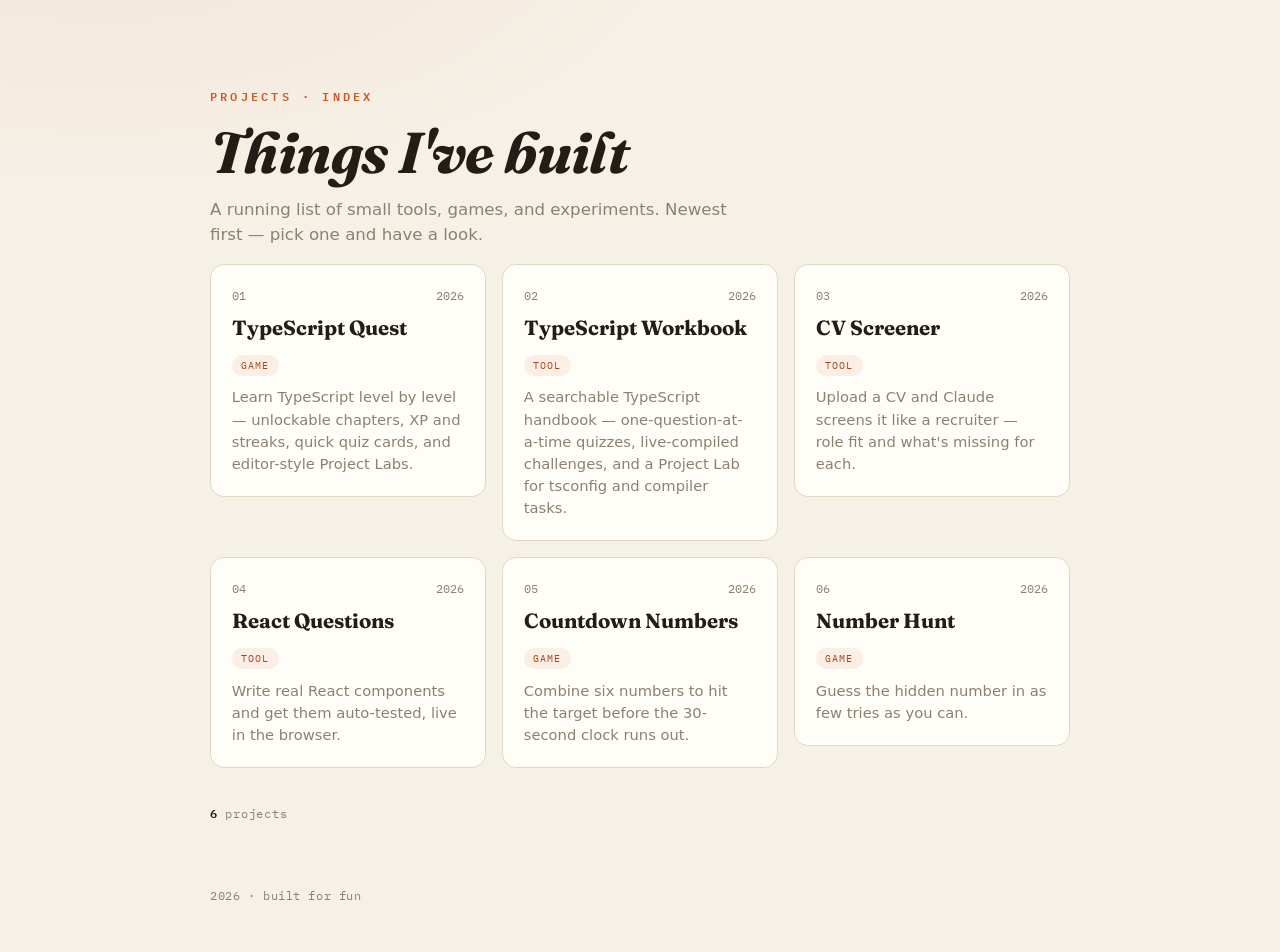
<file: index.html>
<!DOCTYPE html>
<html lang="en">
<head>
  <meta charset="UTF-8" />
  <meta name="viewport" content="width=device-width, initial-scale=1.0" />
  <title>Index of Projects</title>
  <meta name="description" content="A running list of things I've built." />
  <link rel="preconnect" href="https://fonts.googleapis.com" />
  <link rel="preconnect" href="https://fonts.gstatic.com" crossorigin />
  <link href="https://fonts.googleapis.com/css2?family=Fraunces:ital,wght@0,500;0,700;1,500&family=IBM+Plex+Mono:wght@400;600&display=swap" rel="stylesheet" />
  <style>
    :root {
      --bg:       #f6f1e7;
      --surface:  #fffdf8;
      --border:   #e2d8c3;
      --text:     #221d16;
      --muted:    #8b8171;
      --accent:   #cf5628;
      --accent-hi:#a8451f;
      --mono:    "IBM Plex Mono", ui-monospace, Menlo, monospace;
      --display: "Fraunces", Georgia, serif;
      --sans:    system-ui, -apple-system, "Segoe UI", Roboto, Helvetica, Arial, sans-serif;
    }
    * { box-sizing: border-box; }
    html { -webkit-text-size-adjust: 100%; }
    body {
      margin: 0;
      min-height: 100vh;
      background: var(--bg);
      color: var(--text);
      font-family: var(--sans);
      line-height: 1.5;
      background-image:
        radial-gradient(90% 60% at 8% -10%, rgba(207,86,40,0.08), transparent 55%);
      background-attachment: fixed;
    }

    .wrap {
      max-width: 900px;
      margin: 0 auto;
      padding: clamp(2.5rem, 8vw, 5.5rem) 1.25rem 4rem;
    }

    /* ---- header ---- */
    .eyebrow {
      font-family: var(--mono);
      font-size: 0.72rem;
      letter-spacing: 0.28em;
      text-transform: uppercase;
      color: var(--accent);
      margin: 0 0 1.1rem;
      font-weight: 600;
    }
    h1 {
      font-family: var(--display);
      font-weight: 700;
      font-style: italic;
      font-size: clamp(2.2rem, 7vw, 3.6rem);
      line-height: 1.05;
      letter-spacing: -0.01em;
      margin: 0 0 0.9rem;
    }
    .lede {
      color: var(--muted);
      max-width: 50ch;
      margin: 0;
      font-size: 1.04rem;
    }
    .count {
      font-family: var(--mono);
      font-size: 0.76rem;
      color: var(--muted);
      letter-spacing: 0.06em;
      margin: 2.25rem 0 0;
    }
    .count b { color: var(--text); font-weight: 600; }

    /* ---- card grid ---- */
    .index {
      list-style: none;
      display: grid;
      grid-template-columns: repeat(auto-fill, minmax(240px, 1fr));
      gap: 1rem;
      margin: 1rem 0 0;
      padding: 0;
    }
    .entry {
      display: flex;
      flex-direction: column;
      background: var(--surface);
      border: 1px solid var(--border);
      border-radius: 14px;
      padding: 1.4rem 1.3rem 1.3rem;
      color: inherit;
      text-decoration: none;
      transition: transform 0.15s ease, box-shadow 0.15s ease, border-color 0.15s ease;
    }
    .entry:hover, .entry:focus-visible {
      transform: translateY(-3px);
      border-color: var(--accent);
      box-shadow: 0 10px 24px -12px rgba(34, 29, 22, 0.25);
      outline: none;
    }

    .entry__top {
      display: flex;
      align-items: flex-start;
      justify-content: space-between;
      gap: 0.75rem;
    }
    .entry__num {
      font-family: var(--mono);
      font-size: 0.72rem;
      color: var(--muted);
    }

    .entry__title {
      font-family: var(--display);
      font-weight: 700;
      font-size: 1.28rem;
      color: var(--text);
      margin: 0.55rem 0 0;
    }
    .entry:hover .entry__title, .entry:focus-visible .entry__title { color: var(--accent-hi); }

    .entry__meta {
      display: flex;
      align-items: center;
      gap: 0.6rem;
      margin-top: 0.7rem;
    }
    .tag {
      font-family: var(--mono);
      font-size: 0.64rem;
      letter-spacing: 0.1em;
      text-transform: uppercase;
      color: var(--accent-hi);
      background: rgba(207,86,40,0.09);
      border-radius: 999px;
      padding: 0.18rem 0.6rem;
    }
    .year { font-family: var(--mono); font-size: 0.72rem; color: var(--muted); }

    .entry__desc {
      color: var(--muted);
      font-size: 0.92rem;
      margin: 0.65rem 0 0;
    }

    /* ---- empty state ---- */
    .empty {
      grid-column: 1 / -1;
      padding: 2.75rem 1.5rem;
      text-align: center;
      color: var(--muted);
      border: 1px dashed var(--border);
      border-radius: 14px;
    }
    .empty code {
      font-family: var(--mono);
      color: var(--accent-hi);
      background: var(--surface);
      padding: 0.15rem 0.4rem;
      border-radius: 4px;
    }

    footer {
      max-width: 900px;
      margin: 0 auto;
      padding: 0 1.25rem 3rem;
      font-family: var(--mono);
      font-size: 0.72rem;
      letter-spacing: 0.05em;
      color: var(--muted);
    }

    @media (prefers-reduced-motion: reduce) {
      * { transition: none !important; }
    }
  </style>
</head>
<body>
  <main class="wrap">
    <p class="eyebrow">Projects · Index</p>
    <h1>Things I've built</h1>
    <p class="lede">A running list of small tools, games, and experiments. Newest first — pick one and have a look.</p>

    <ul class="index" id="index"></ul>
    <p class="count" id="count"></p>
  </main>

  <footer>
    <span id="year"></span> · built for fun
  </footer>

  <!-- The list of projects lives in projects.js as window.PROJECTS. Add one there. -->
  <script src="projects.js"></script>
  <script>
    (function () {
      var list = document.getElementById("index");
      var count = document.getElementById("count");
      document.getElementById("year").textContent = new Date().getFullYear();

      var items = Array.isArray(window.PROJECTS) ? window.PROJECTS.slice() : [];

      // Newest first when an "added" date is present; otherwise keep file order.
      items.sort(function (a, b) {
        if (a.added && b.added) return a.added < b.added ? 1 : a.added > b.added ? -1 : 0;
        return 0;
      });

      if (items.length === 0) {
        list.innerHTML =
          '<li class="empty">No projects yet. Add your first one to <code>projects.js</code>.</li>';
        count.textContent = "";
        return;
      }

      items.forEach(function (p, i) {
        var num = String(i + 1).padStart(2, "0");
        var href = p.href || "./" + p.slug + "/";
        var year = p.added ? String(p.added).slice(0, 4) : "";

        var a = document.createElement("a");
        a.className = "entry";
        a.href = href;
        a.innerHTML =
          '<span class="entry__top">' +
            '<span class="entry__num">' + num + "</span>" +
            (year ? '<span class="year">' + year + "</span>" : "") +
          "</span>" +
          '<span class="entry__title"></span>' +
          '<span class="entry__meta">' +
            (p.type ? '<span class="tag"></span>' : "") +
          "</span>" +
          '<span class="entry__desc"></span>';

        // Set user text with textContent so it can't inject markup.
        a.querySelector(".entry__title").textContent = p.title || p.slug || "Untitled";
        a.querySelector(".entry__desc").textContent = p.description || "";
        if (p.type) a.querySelector(".tag").textContent = p.type;

        var li = document.createElement("li");
        li.appendChild(a);
        list.appendChild(li);
      });

      count.innerHTML = "<b>" + items.length + "</b> " + (items.length === 1 ? "project" : "projects");
    })();
  </script>
</body>
</html>
</file>
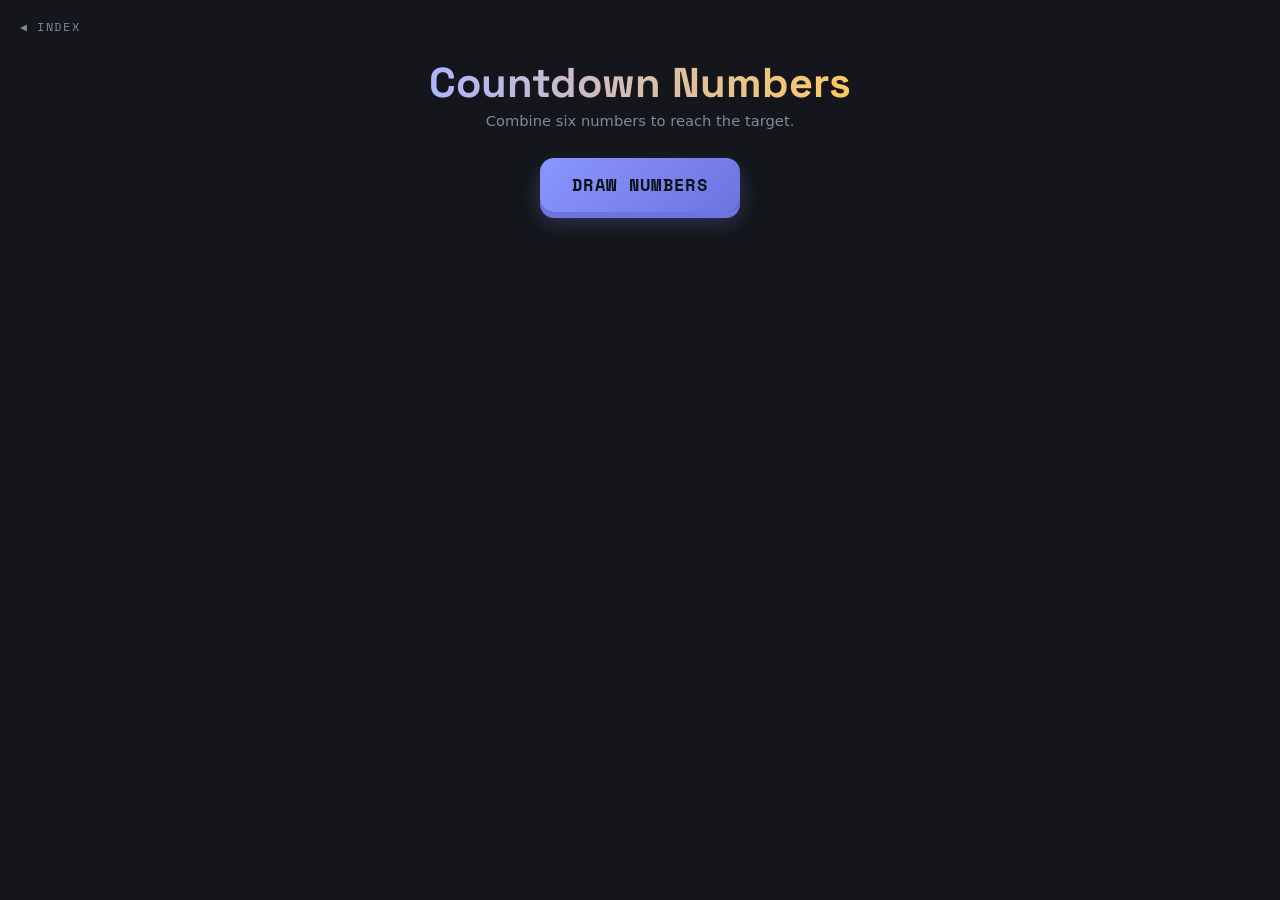
<file: countdown-numbers/index.html>
<!DOCTYPE html>
<html lang="en">
<head>
<meta charset="UTF-8" />
<meta name="viewport" content="width=device-width, initial-scale=1.0" />
<title>Countdown Numbers</title>
<link href="https://fonts.googleapis.com/css2?family=Space+Grotesk:wght@500;700&family=Space+Mono:wght@400;700&display=swap" rel="stylesheet" />
<link rel="stylesheet" href="style.css" />
</head>
<body>
  <a class="back" href="../">&#9664; INDEX</a>
  <h1>Countdown Numbers</h1>
  <p class="sub">Combine six numbers to reach the target.</p>

  <div class="panel">
    <div id="setup">
      <button id="start-btn">DRAW NUMBERS</button>
    </div>

    <div id="game">
      <div class="target-wrap">
        <span class="target-label">TARGET</span>
        <div class="target" id="target"></div>
      </div>

      <div class="tiles" id="tiles"></div>

      <div class="ops" id="ops">
        <div class="op" data-op="+">+</div>
        <div class="op" data-op="-">&minus;</div>
        <div class="op" data-op="*">&times;</div>
        <div class="op" data-op="/">&divide;</div>
      </div>

      <div class="controls">
        <button id="undo-btn">UNDO</button>
        <button id="reset-btn">RESET</button>
        <button id="submit-btn" class="primary">SUBMIT</button>
      </div>

      <div class="log" id="log"></div>
      <div class="result" id="result"></div>

      <div class="controls">
        <button id="new-btn">NEW GAME</button>
      </div>
    </div>
  </div>

<script src="script.js"></script>
</body>
</html>
</file>
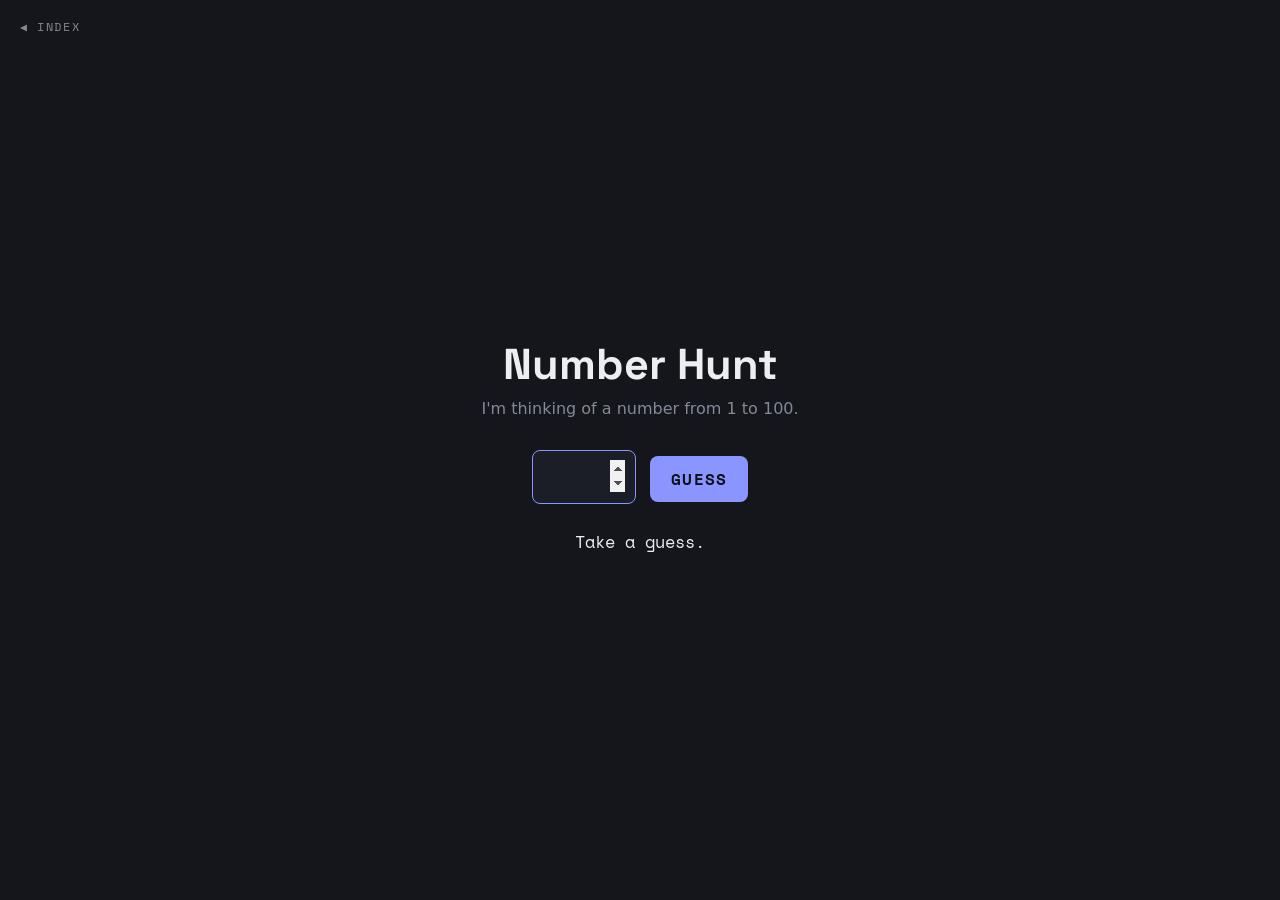
<file: number-hunt/index.html>
<!DOCTYPE html>
<html lang="en">
<head>
  <meta charset="UTF-8" />
  <meta name="viewport" content="width=device-width, initial-scale=1.0" />
  <title>Number Hunt</title>
  <link href="https://fonts.googleapis.com/css2?family=Space+Grotesk:wght@500;700&family=Space+Mono:wght@400;700&display=swap" rel="stylesheet" />
  <link rel="stylesheet" href="style.css" />
</head>
<body>
  <a class="back" href="../">&#9664; INDEX</a>
  <h1>Number Hunt</h1>
  <p class="sub">I'm thinking of a number from 1 to 100.</p>

  <div>
    <input id="guess" type="number" min="1" max="100" inputmode="numeric" autofocus />
    <button id="go">GUESS</button>
  </div>
  <div class="msg" id="msg">Take a guess.</div>
  <div class="tries" id="tries"></div>

  <script src="script.js"></script>
</body>
</html>
</file>
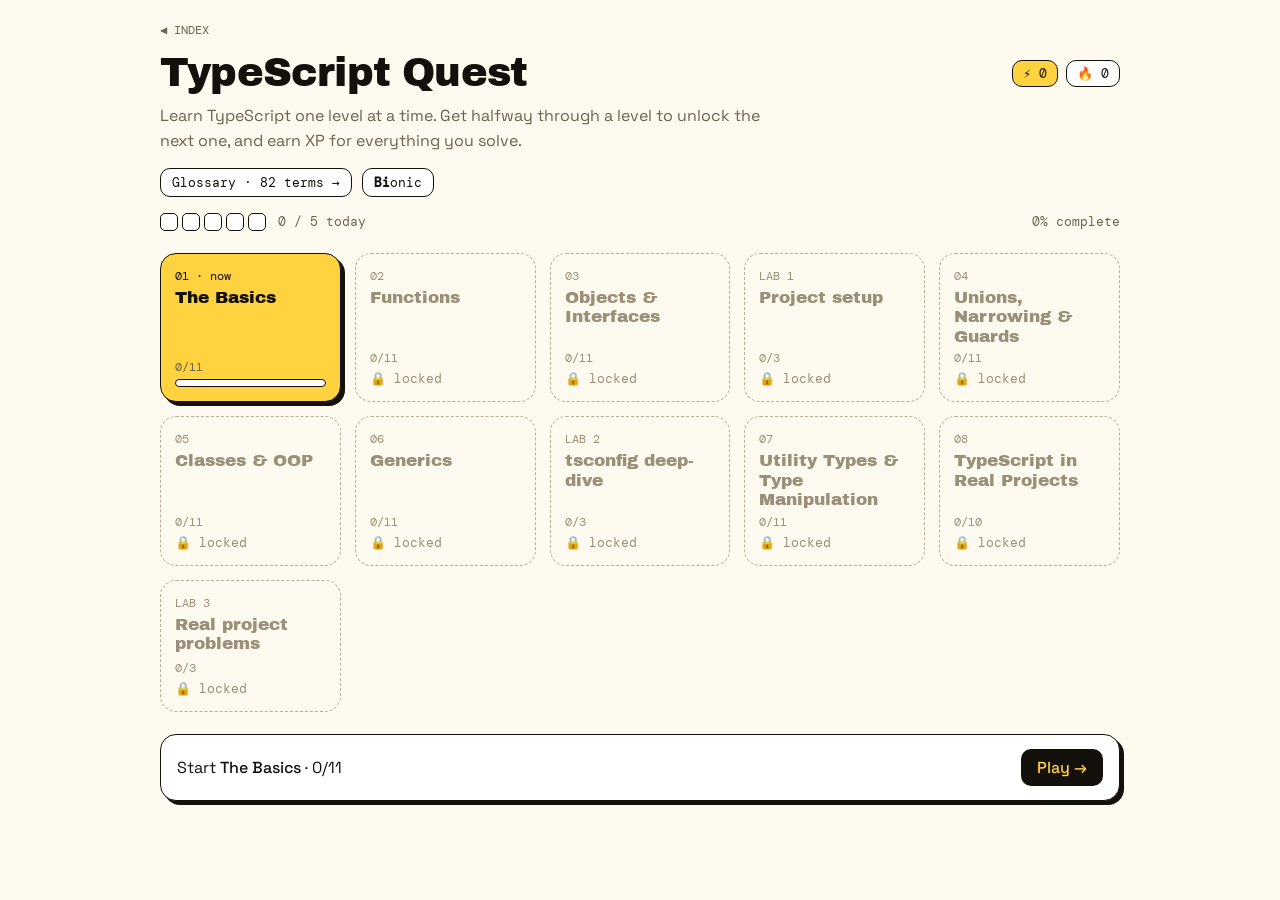
<file: typescript-quest/index.html>
<!doctype html>
<html lang="en">
<head>
<meta charset="utf-8">
<meta name="viewport" content="width=device-width, initial-scale=1">
<title>TypeScript Quest</title>
<link rel="preconnect" href="https://fonts.googleapis.com">
<link rel="preconnect" href="https://fonts.gstatic.com" crossorigin>
<link href="https://fonts.googleapis.com/css2?family=Archivo+Black&family=DM+Mono:wght@400;500&family=JetBrains+Mono:wght@400;500&family=Space+Grotesk:wght@400;500;700&display=swap" rel="stylesheet">
<link rel="stylesheet" href="components.css?v=20261111m">
<link rel="stylesheet" href="style.css?v=20261111m">
</head>
<body>
<div id="app"></div>

<aside class="drawer" id="drawer" hidden aria-labelledby="drawer-title">
  <div class="drawer-head">
    <h2 id="drawer-title">Handbook</h2>
    <button type="button" class="icon-btn" id="drawer-close" aria-label="Close handbook">&#10005;</button>
  </div>
  <div class="drawer-body" id="drawer-body"></div>
</aside>
<div class="scrim" id="scrim" hidden></div>
<div class="toast" id="toast" role="status" aria-live="polite" hidden></div>

<script src="glossary.js?v=20261111m"></script>
<script src="lessons.js?v=20261111m"></script>
<script src="content.js?v=20261111m"></script>
<script src="engine.js?v=20261111m"></script>
<script src="components.js?v=20261111m"></script>
<script src="script.js?v=20261111m"></script>
</body>
</html>
</file>
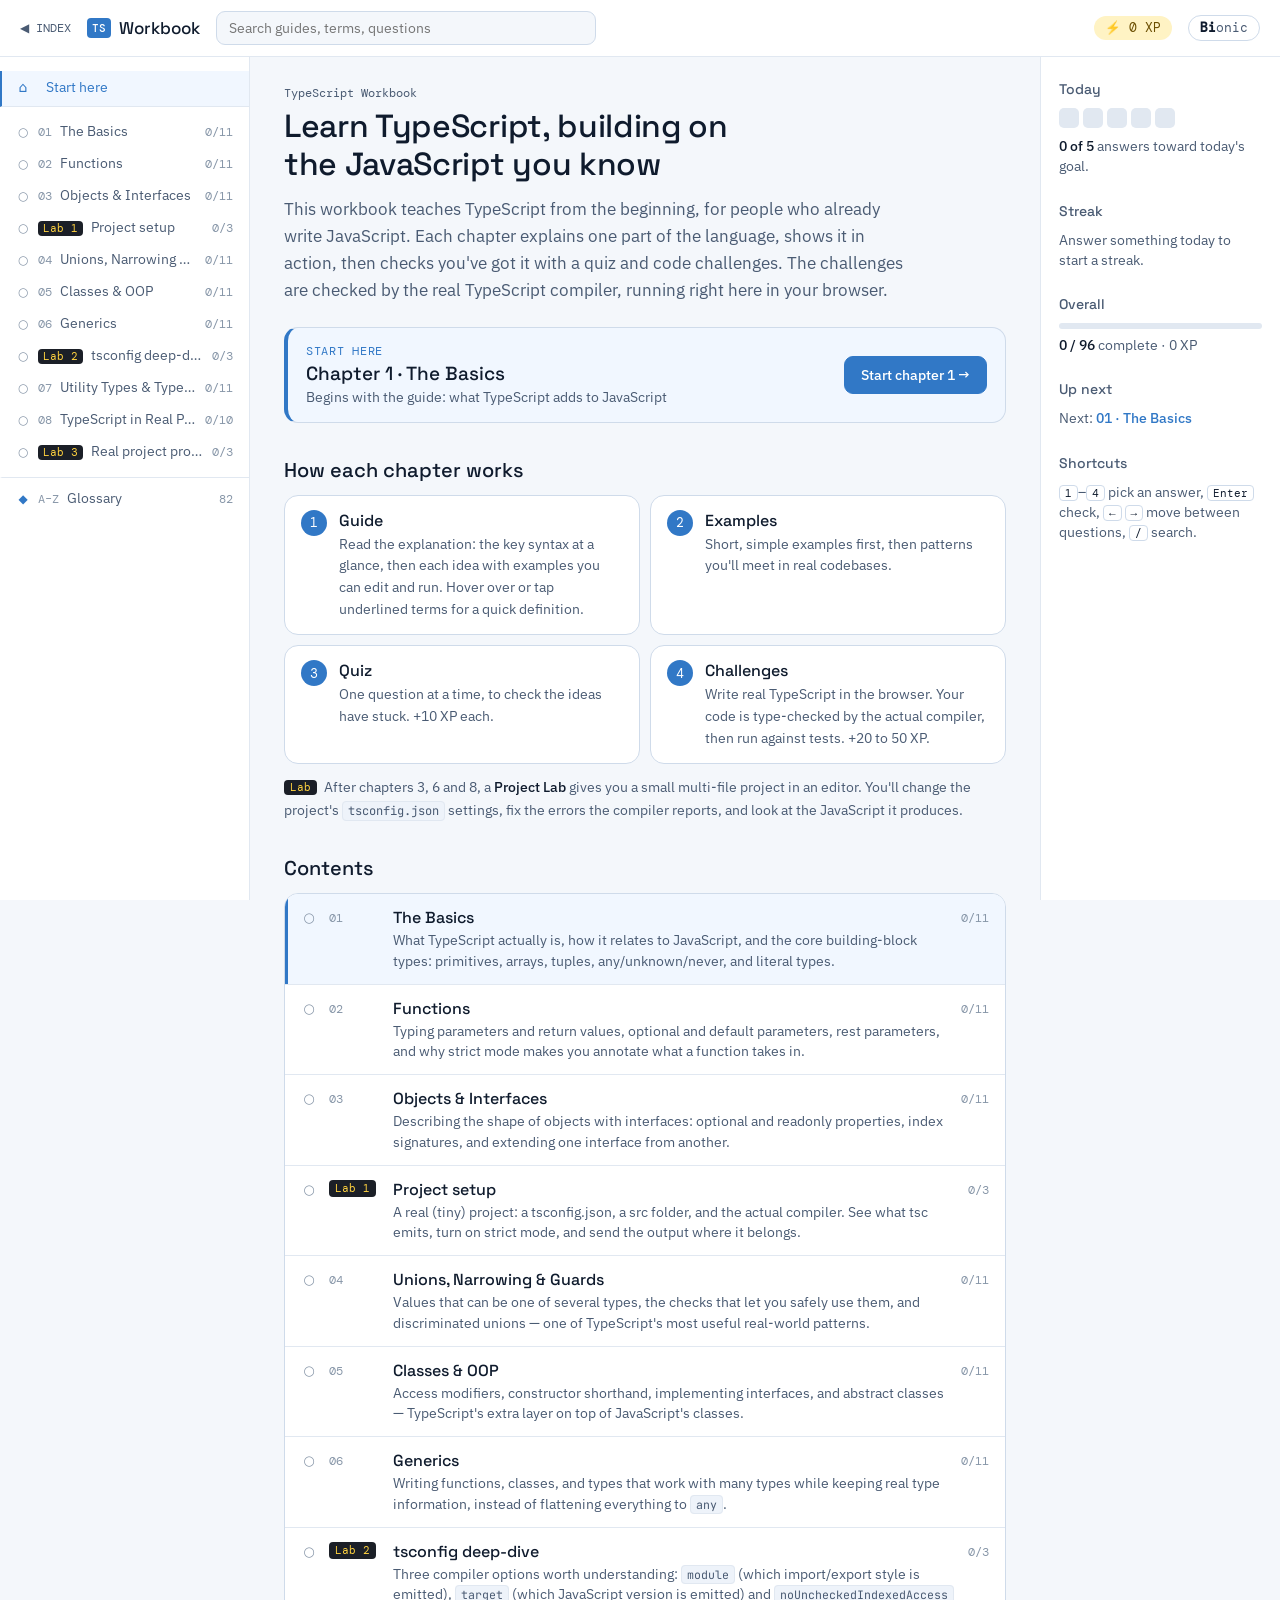
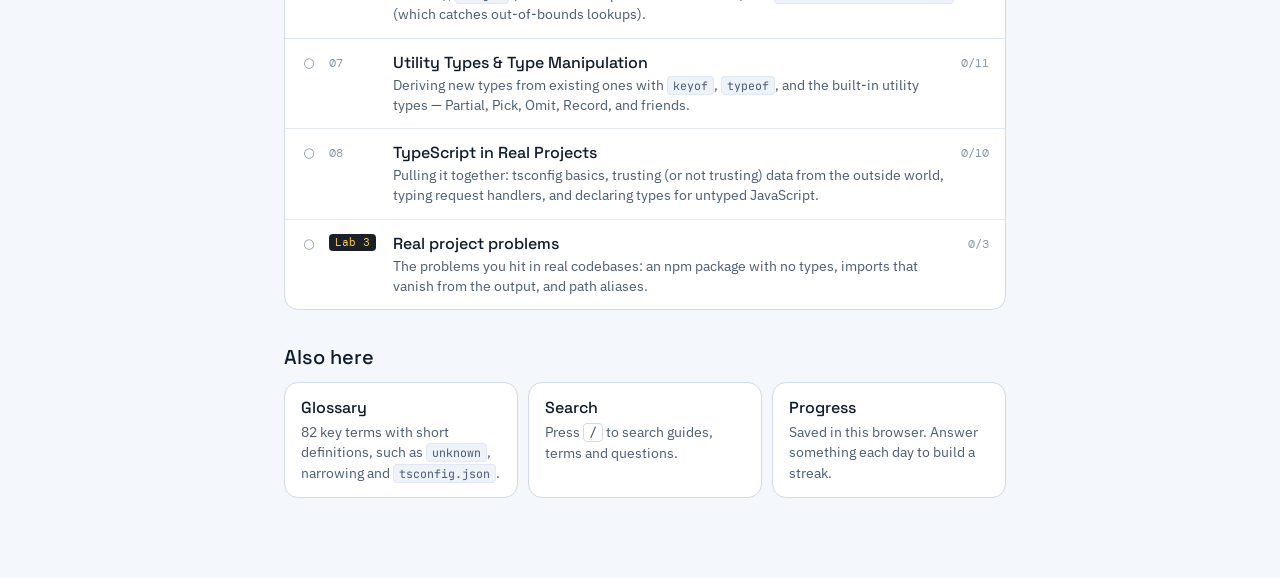
<file: typescript-workbook/index.html>
<!doctype html>
<html lang="en">
<head>
<meta charset="utf-8">
<meta name="viewport" content="width=device-width, initial-scale=1">
<title>TypeScript Workbook</title>
<link rel="preconnect" href="https://fonts.googleapis.com">
<link rel="preconnect" href="https://fonts.gstatic.com" crossorigin>
<link href="https://fonts.googleapis.com/css2?family=DM+Mono:wght@400;500&family=IBM+Plex+Sans:ital,wght@0,400;0,500;0,700;1,400&family=JetBrains+Mono:wght@400;500&family=Space+Grotesk:wght@400;500;700&display=swap" rel="stylesheet">
<link rel="stylesheet" href="components.css?v=20261111m">
<link rel="stylesheet" href="style.css?v=20261111m">
</head>
<body>
<header class="topbar">
  <a class="back" href="../">&#9664; INDEX</a>
  <a class="brand" href="#" aria-label="TypeScript Workbook home"><span class="brand-mark">TS</span><span class="brand-text">Workbook</span></a>
  <div class="search">
    <input id="search" type="search" placeholder="Search guides, terms, questions" aria-label="Search the workbook" autocomplete="off">
    <div class="search-results" id="search-results" hidden></div>
  </div>
  <span class="xp-pill" id="xp-pill"></span>
  <span id="bionic-slot"></span>
  <button type="button" class="contents-btn" id="contents-btn" aria-expanded="false" aria-controls="toc">Contents</button>
</header>

<div class="shell">
  <nav class="toc" id="toc" aria-label="Contents"></nav>
  <main class="content" id="content"></main>
  <aside class="rail" id="rail" aria-label="Your progress"></aside>
</div>

<script src="glossary.js?v=20261111m"></script>
<script src="lessons.js?v=20261111m"></script>
<script src="content.js?v=20261111m"></script>
<script src="engine.js?v=20261111m"></script>
<script src="components.js?v=20261111m"></script>
<script src="script.js?v=20261111m"></script>
</body>
</html>
</file>
<file: countdown-numbers/style.css>
:root {
  --bg:#14161c; --surface:#1b1e26; --surface-hi:#232732; --border:#2b2f3a;
  --text:#eceef2; --muted:#828997;
  --accent:#8b95ff; --accent-hi:#aeb5ff; --accent-dark:#6b74e0;
  --gold:#ffc861; --gold-dark:#e6a53a;
  --coral:#ff8b8f; --coral-dark:#e0666b;
  --mint:#7dd6a8; --mint-dark:#4fb886;
  --sky:#7ec8ff; --sky-dark:#4fa3e6;
  --mono:"Space Mono", ui-monospace, Menlo, monospace;
  --display:"Space Grotesk", system-ui, sans-serif;
  --sans:system-ui, -apple-system, "Segoe UI", Roboto, sans-serif;
}
* { box-sizing:border-box; }
body {
  margin:0; min-height:100vh; background:var(--bg); color:var(--text);
  font-family:var(--sans); display:flex; flex-direction:column;
  align-items:center; padding:3.5rem 1rem 3rem; text-align:center;
}
.back {
  position:fixed; top:1.1rem; left:1.25rem; font-family:var(--mono);
  font-size:0.72rem; letter-spacing:0.14em; color:var(--muted); text-decoration:none;
}
.back:hover { color:var(--accent); }
h1 {
  font-family:var(--display); font-weight:700; font-size:clamp(1.8rem,6vw,2.6rem); margin:0 0 0.2rem;
  background:linear-gradient(90deg, var(--accent-hi), var(--gold));
  -webkit-background-clip:text; background-clip:text; color:transparent;
}
p.sub { color:var(--muted); margin:0 0 1.8rem; font-size:0.92rem; }

.panel { width:100%; max-width:34rem; }

/* --- setup --- */
#setup { display:flex; flex-direction:column; align-items:center; gap:1.4rem; }
#start-btn {
  font-family:var(--mono); font-weight:700; font-size:1.05rem; letter-spacing:0.08em;
  padding:0.9rem 2rem; background:linear-gradient(135deg, var(--accent), var(--accent-dark));
  color:#0e1017; border:none; border-radius:14px; cursor:pointer;
  box-shadow:0 6px 0 var(--accent-dark), 0 10px 20px rgba(139,149,255,0.25);
  transition:transform 0.12s ease, box-shadow 0.12s ease;
}
#start-btn:hover { transform:translateY(-2px); }
#start-btn:active { transform:translateY(3px); box-shadow:0 2px 0 var(--accent-dark); }

/* --- game --- */
#game { display:none; flex-direction:column; align-items:center; gap:1.3rem; width:100%; }
#game.active { display:flex; }
#setup.hidden { display:none; }

.target-wrap {
  display:flex; flex-direction:column; align-items:center; gap:0.2rem;
  padding:1rem 2rem; border-radius:18px;
  background:linear-gradient(160deg, var(--surface), var(--surface-hi));
  border:1px solid var(--border);
  box-shadow:0 0 0 1px rgba(139,149,255,0.08), 0 8px 26px rgba(139,149,255,0.12);
}
.target-label { font-family:var(--mono); font-size:0.72rem; letter-spacing:0.18em; color:var(--muted); }
.target {
  font-family:var(--display); font-weight:700; font-size:clamp(2.6rem,10vw,3.6rem); line-height:1;
  background:linear-gradient(90deg, var(--gold), var(--coral));
  -webkit-background-clip:text; background-clip:text; color:transparent;
  animation:pulse 2.6s ease-in-out infinite;
}
@keyframes pulse { 0%,100% { transform:scale(1); } 50% { transform:scale(1.045); } }

.tiles { display:flex; flex-wrap:wrap; justify-content:center; gap:0.7rem; min-height:3.9rem; }
.tile {
  font-family:var(--mono); font-weight:700; font-size:1.35rem;
  width:3.9rem; height:3.9rem; display:flex; align-items:center; justify-content:center;
  background:linear-gradient(150deg, var(--accent), var(--accent-dark));
  border:none; border-radius:14px;
  color:#0e1017; cursor:pointer; user-select:none;
  box-shadow:0 4px 0 var(--accent-dark), 0 6px 14px rgba(139,149,255,0.25);
  transition:transform 0.15s ease, box-shadow 0.15s ease, background 0.15s ease;
}
.tile:nth-child(6n+1) { transform:rotate(-2deg); }
.tile:nth-child(6n+2) { transform:rotate(1.5deg); }
.tile:nth-child(6n+3) { transform:rotate(-1deg); }
.tile:nth-child(6n+4) { transform:rotate(2deg); }
.tile:nth-child(6n+5) { transform:rotate(-1.5deg); }
.tile:nth-child(6n+6) { transform:rotate(1deg); }
.tile:hover { transform:translateY(-3px) rotate(0deg) scale(1.05); }
.tile.selected {
  background:linear-gradient(150deg, var(--gold), var(--gold-dark));
  box-shadow:0 4px 0 var(--gold-dark), 0 8px 16px rgba(255,200,97,0.35);
  transform:translateY(-3px) rotate(0deg) scale(1.05);
}
.tile.gap {
  background:transparent; box-shadow:none; cursor:default; pointer-events:none;
  border:2px dashed var(--border); color:transparent; transform:none;
}
.tile:disabled { opacity:0.45; cursor:default; pointer-events:none; transform:none !important; }

.ops { display:flex; gap:0.7rem; justify-content:center; }
.op {
  font-family:var(--mono); font-weight:700; font-size:1.3rem;
  width:3.2rem; height:3.2rem; display:flex; align-items:center; justify-content:center;
  border:none; border-radius:50%; color:#0e1017; cursor:pointer; user-select:none;
  transition:transform 0.15s ease, box-shadow 0.15s ease;
}
.op[data-op="+"] { background:linear-gradient(150deg, var(--mint), var(--mint-dark)); box-shadow:0 4px 0 var(--mint-dark); }
.op[data-op="-"] { background:linear-gradient(150deg, var(--coral), var(--coral-dark)); box-shadow:0 4px 0 var(--coral-dark); }
.op[data-op="*"] { background:linear-gradient(150deg, var(--gold), var(--gold-dark)); box-shadow:0 4px 0 var(--gold-dark); }
.op[data-op="/"] { background:linear-gradient(150deg, var(--sky), var(--sky-dark)); box-shadow:0 4px 0 var(--sky-dark); }
.op:hover { transform:translateY(-2px) scale(1.08); }
.op.selected { transform:translateY(1px) scale(0.96); box-shadow:0 1px 0 rgba(0,0,0,0.3); outline:2px solid var(--text); outline-offset:2px; }
.op:disabled { opacity:0.4; cursor:default; pointer-events:none; }

.controls { display:flex; gap:0.6rem; flex-wrap:wrap; justify-content:center; }
.controls button {
  font-family:var(--mono); font-size:0.82rem; letter-spacing:0.06em; font-weight:700;
  padding:0.6rem 1.1rem; background:var(--surface); color:var(--text);
  border:1px solid var(--border); border-radius:10px; cursor:pointer;
  transition:transform 0.12s ease, border-color 0.12s ease;
}
.controls button:hover { border-color:var(--accent); transform:translateY(-1px); }
.controls button:disabled { opacity:0.4; cursor:default; pointer-events:none; transform:none; }
.controls button.primary {
  background:linear-gradient(135deg, var(--mint), var(--mint-dark)); color:#0e1017; border:none;
}
.controls button.primary:hover { transform:translateY(-2px); }

.log { width:100%; max-height:6.5rem; overflow-y:auto; font-family:var(--mono); font-size:0.8rem; color:var(--muted); text-align:left; }
.log div { padding:0.15rem 0; }

.result { font-family:var(--mono); font-size:0.95rem; min-height:1.4rem; }
.result .score { color:var(--mint); font-weight:700; }
.result .solution { color:var(--muted); display:block; margin-top:0.3rem; font-size:0.82rem; }

@media (max-width:420px) {
  .tile { width:3.3rem; height:3.3rem; font-size:1.1rem; }
  .op { width:2.8rem; height:2.8rem; font-size:1.1rem; }
}
</file>
<file: number-hunt/style.css>
:root {
  --bg:#14161c; --surface:#1b1e26; --border:#2b2f3a;
  --text:#eceef2; --muted:#828997; --accent:#8b95ff; --accent-hi:#aeb5ff; --win:#7dd6a8;
  --mono:"Space Mono", ui-monospace, Menlo, monospace;
  --display:"Space Grotesk", system-ui, sans-serif;
  --sans:system-ui, -apple-system, "Segoe UI", Roboto, sans-serif;
}
* { box-sizing:border-box; }
body {
  margin:0; min-height:100vh; background:var(--bg); color:var(--text);
  font-family:var(--sans); display:flex; flex-direction:column;
  align-items:center; justify-content:center; padding:1.5rem; text-align:center;
}
.back {
  position:fixed; top:1.1rem; left:1.25rem; font-family:var(--mono);
  font-size:0.72rem; letter-spacing:0.14em; color:var(--muted); text-decoration:none;
}
.back:hover { color:var(--accent); }
h1 { font-family:var(--display); font-weight:700; font-size:clamp(1.9rem,6vw,2.7rem); margin:0 0 0.4rem; }
p.sub { color:var(--muted); margin:0 0 2rem; }
input {
  font-family:var(--mono); font-size:1.4rem; width:6.5rem; text-align:center;
  padding:0.6rem; background:var(--surface); border:1px solid var(--border);
  border-radius:8px; color:var(--text); outline:none;
}
input:focus { border-color:var(--accent); }
button {
  font-family:var(--mono); font-weight:700; font-size:1rem; letter-spacing:0.08em;
  margin-left:0.6rem; padding:0.7rem 1.3rem; background:var(--accent); color:#0e1017;
  border:none; border-radius:8px; cursor:pointer;
}
button:hover { background:var(--accent-hi); }
.msg { font-family:var(--mono); margin-top:1.6rem; min-height:1.5rem; font-size:1.05rem; }
.msg.hot { color:var(--accent-hi); }
.msg.win { color:var(--win); }
.tries { color:var(--muted); font-family:var(--mono); font-size:0.8rem; margin-top:0.6rem; }
</file>
<file: typescript-quest/components.css>
/* Shared component styles. Each project defines the colour and font variables. */

:not(pre) > code {
  font-family: var(--font-code);
  font-size: 0.86em;
  background: var(--surface-2);
  border: 1px solid var(--border);
  border-radius: 4px;
  padding: 1px 5px;
}

pre {
  background: var(--code-bg);
  color: var(--code-text);
  font-family: var(--font-code);
  font-size: 13px;
  line-height: 1.55;
  padding: 12px 14px;
  border-radius: var(--radius-sm);
  overflow-x: auto;
  margin: 0;
}

pre code { font-family: inherit; }

.btn {
  font-family: var(--font-body);
  font-size: 14px;
  border-radius: var(--radius-sm);
  border: 1px solid var(--border-strong);
  background: var(--surface);
  color: var(--text);
  padding: 9px 16px;
  cursor: pointer;
}

.btn.primary {
  background: var(--accent);
  border-color: var(--accent);
  color: var(--on-accent);
}

.btn:disabled { opacity: 0.45; cursor: default; }
.btn:focus-visible, .choice:focus-visible, .lab-btn:focus-visible, .pchoice:focus-visible {
  outline: 2px solid var(--select-border);
  outline-offset: 2px;
}

/* Theory deck */

.deck-segments {
  display: grid;
  grid-auto-flow: column;
  grid-auto-columns: 1fr;
  gap: 4px;
  margin-bottom: 14px;
}

.deck-seg {
  height: 8px;
  border: none;
  border-radius: 4px;
  background: var(--border);
  padding: 0;
  cursor: pointer;
}

.deck-seg.done { background: var(--accent-bar); }
.deck-seg.current { box-shadow: 0 0 0 2px var(--bg), 0 0 0 4px var(--select-border); }

.deck-card {
  background: var(--surface);
  border: var(--card-border);
  border-radius: var(--radius);
  padding: 22px 24px;
}

.deck-meta {
  font-family: var(--font-mono-ui);
  font-size: 12px;
  color: var(--muted);
  margin-bottom: 8px;
}

.deck-answered { color: var(--good); margin-left: 6px; }

.deck-prompt {
  font-family: var(--font-display);
  font-weight: var(--display-weight);
  font-size: 21px;
  line-height: 1.35;
  margin-bottom: 18px;
}

.deck-prompt pre {
  font-family: var(--font-code);
  font-weight: 400;
  font-size: 13.5px;
  margin-top: 10px;
}

.deck-prompt :not(pre) > code { font-weight: 400; }

.deck-choices {
  display: grid;
  grid-template-columns: 1fr 1fr;
  gap: 10px;
}

.deck-choices.long { grid-template-columns: 1fr; }

.choice {
  display: flex;
  gap: 10px;
  align-items: flex-start;
  text-align: left;
  background: var(--surface);
  border: 1px solid var(--border-strong);
  border-radius: var(--radius-sm);
  padding: 12px 14px;
  font: inherit;
  font-size: 15px;
  line-height: 1.4;
  color: var(--text);
  cursor: pointer;
}

.choice:hover { border-color: var(--select-border); }

.choice.selected {
  border: 2px solid var(--select-border);
  background: var(--accent-soft);
  padding: 11px 13px;
}

.choice.wrong { border-color: var(--bad); background: var(--bad-bg); }

.choice-key {
  font-family: var(--font-mono-ui);
  font-size: 12px;
  border: 1px solid var(--border-strong);
  border-radius: 5px;
  padding: 1px 6px;
  color: var(--muted);
  flex-shrink: 0;
  margin-top: 1px;
}

.choice.selected .choice-key { border-color: var(--select-border); color: var(--text); }

.text-answer {
  font-family: var(--font-code);
  font-size: 15px;
  padding: 10px 12px;
  border-radius: var(--radius-sm);
  border: 1px solid var(--border-strong);
  background: var(--surface);
  color: var(--text);
  width: 100%;
  max-width: 360px;
}

.deck-feedback {
  margin-top: 14px;
  padding: 12px 14px;
  border-radius: var(--radius-sm);
  font-size: 15px;
  line-height: 1.55;
}

.deck-feedback.good { background: var(--good-bg); color: var(--text); }
.deck-feedback.good strong { color: var(--good); font-weight: 500; }
.deck-feedback.bad { background: var(--bad-bg); color: var(--bad); }
.deck-feedback.warn { background: var(--reward-soft); color: var(--reward-text); }

.deck-controls {
  display: flex;
  align-items: center;
  gap: 12px;
  margin-top: 18px;
}

.deck-hint {
  margin-left: auto;
  font-family: var(--font-mono-ui);
  font-size: 12px;
  color: var(--faint);
}

/* Challenges */

.challenge, .example {
  background: var(--surface);
  border: var(--card-border);
  border-radius: var(--radius);
  padding: 18px 20px;
  margin-bottom: 16px;
}

.challenge.solved { border-color: var(--good); }

.challenge-head {
  display: flex;
  align-items: baseline;
  flex-wrap: wrap;
  gap: 4px 10px;
}

.challenge-head .tag { width: 100%; order: -1; }

.challenge-head h3, .example h3 {
  font-family: var(--font-display);
  font-weight: var(--display-weight);
  font-size: 19px;
  margin: 0;
}

.tag {
  font-family: var(--font-mono-ui);
  font-size: 12px;
  color: var(--muted);
}

.solved-tag {
  margin-left: auto;
  color: var(--good);
  font-family: var(--font-mono-ui);
  font-size: 12px;
}

.prompt { line-height: 1.6; margin: 10px 0 12px; }
.prompt ul { padding-left: 20px; margin: 8px 0; }
.note { font-size: 13px; color: var(--muted); margin: -4px 0 10px; }

.editor {
  display: block;
  width: 100%;
  min-height: 200px;
  resize: vertical;
  font-family: var(--font-code);
  font-size: 13.5px;
  line-height: 1.55;
  padding: 12px;
  border: 1px solid var(--border-strong);
  border-radius: var(--radius-sm);
  background: var(--editor-bg);
  color: var(--text);
  tab-size: 2;
}

.controls {
  display: flex;
  flex-wrap: wrap;
  gap: 10px;
  align-items: center;
  margin-top: 12px;
}

.status {
  font-family: var(--font-mono-ui);
  font-size: 12px;
  color: var(--muted);
}

.output { margin-top: 14px; }

.output h4 {
  font-family: var(--font-mono-ui);
  font-size: 12px;
  text-transform: uppercase;
  letter-spacing: 0.06em;
  font-weight: 500;
  color: var(--muted);
  margin: 0 0 8px;
}

.diag-list, .result-list {
  list-style: none;
  margin: 0;
  padding: 0;
  display: flex;
  flex-direction: column;
  gap: 6px;
}

.diag-list li, .result-list li {
  font-family: var(--font-code);
  font-size: 13px;
  line-height: 1.45;
  padding: 8px 10px;
  border-radius: var(--radius-sm);
  background: var(--surface-2);
}

.diag-list li { color: var(--bad); }
.result-list li.pass { color: var(--good); }
.result-list li.fail { color: var(--bad); }

.solution-block { margin-top: 14px; }
.solution-block .btn { margin-top: 10px; }

/* Examples and notes */

.examples-group {
  font-family: var(--font-display);
  font-weight: var(--display-weight);
  font-size: 19px;
  margin: 26px 0 2px;
}

.examples > .examples-group:first-child { margin-top: 4px; }
.examples-intro { color: var(--muted); font-size: 14px; margin: 0 0 12px; }

.example .scenario { margin: 6px 0 12px; line-height: 1.55; }
.example pre { margin-bottom: 12px; }
.example .takeaway { margin: 0; line-height: 1.6; font-size: 15px; }
.example .takeaway strong { font-weight: 500; }

/* Syntax colours. Light+ by default; dark code areas switch to Dark+. */

pre .tok-kw { color: #0000ff; }
pre .tok-ctrl { color: #af00db; }
pre .tok-str { color: #a31515; }
pre .tok-num { color: #098658; }
pre .tok-com { color: #008000; font-style: italic; }
pre .tok-type { color: #267f99; }
pre .tok-fn { color: #795e26; }
pre .tok-var { color: #001080; }

.vsc .tok-kw { color: #569cd6; }
.vsc .tok-ctrl { color: #c586c0; }
.vsc .tok-str { color: #ce9178; }
.vsc .tok-num { color: #b5cea8; }
.vsc .tok-com { color: #6a9955; font-style: italic; }
.vsc .tok-type { color: #4ec9b0; }
.vsc .tok-fn { color: #dcdcaa; }
.vsc .tok-var { color: #9cdcfe; }
.vsc .tok-punc { color: #d4d4d4; }

/* VS Code-style editor for runnable guide examples */

.vsc {
  background: #1e1e1e;
  border: 1px solid #111;
  border-radius: var(--radius-sm);
  overflow: hidden;
  color: #d4d4d4;
  box-shadow: 0 6px 18px rgba(0, 0, 0, 0.12);
}

.vsc-titlebar {
  display: flex;
  justify-content: space-between;
  align-items: stretch;
  background: #252526;
  min-height: 35px;
}

.vsc-tab {
  display: flex;
  align-items: center;
  gap: 7px;
  padding: 0 16px 0 12px;
  background: #1e1e1e;
  border-top: 2px solid #007acc;
  color: #ffffff;
  font-family: var(--font-body);
  font-size: 13px;
}

.vsc-actions { display: flex; align-items: center; gap: 2px; padding: 0 6px; }

.vsc-btn {
  background: transparent;
  color: #cccccc;
  border: 0;
  font-family: var(--font-mono-ui);
  font-size: 12px;
  padding: 5px 9px;
  border-radius: 4px;
  cursor: pointer;
}

.vsc-btn:hover { background: #37373d; color: #ffffff; }
.vsc-btn:focus-visible { outline: 1px solid #007fd4; outline-offset: -1px; }
.vsc-btn:disabled { opacity: 0.5; cursor: default; }
.vsc-btn[hidden] { display: none; }
.vsc-run { color: #89d185; font-weight: 500; }

.vsc-body {
  display: grid;
  grid-template-columns: auto minmax(0, 1fr);
  background: #1e1e1e;
}

.vsc-gutter,
.vsc-hl,
.vsc-input {
  margin: 0;
  border: 0;
  border-radius: 0;
  font-family: var(--font-code);
  font-size: 13px;
  line-height: 20px;
  white-space: pre;
  tab-size: 2;
  font-variant-ligatures: none;
}

.vsc-gutter {
  padding: 10px 12px 26px 14px;
  background: #1e1e1e;
  color: #858585;
  text-align: right;
  user-select: none;
  overflow: hidden;
  min-width: 42px;
}

.vsc-gutter .err { color: #f14c4c; }
.vsc-code { position: relative; min-width: 0; }

.vsc-hl {
  position: absolute;
  inset: 0;
  padding: 10px 14px 10px 6px;
  background: transparent;
  color: #d4d4d4;
  overflow: hidden;
  pointer-events: none;
}

.vsc-input {
  position: relative;
  display: block;
  width: 100%;
  min-height: 0;
  padding: 10px 14px 10px 6px;
  resize: none;
  background: transparent;
  color: transparent;
  caret-color: #aeafad;
  outline: none;
  overflow-x: auto;
  overflow-y: hidden;
}

.vsc-input::selection { background: #264f78; color: transparent; }
.vsc-input:focus { box-shadow: inset 0 0 0 1px #007fd4; }

.vsc-line.err {
  text-decoration: underline wavy #f14c4c;
  text-decoration-skip-ink: none;
  text-underline-offset: 4px;
}

.vsc-panel { border-top: 1px solid #2b2b2b; background: #1e1e1e; }
.vsc-panel[hidden] { display: none; }

.vsc-panel-tabs { display: flex; gap: 20px; padding: 0 14px; }

.vsc-panel-tabs button {
  background: none;
  border: 0;
  border-bottom: 1px solid transparent;
  color: #969696;
  font-family: var(--font-body);
  font-size: 11px;
  text-transform: uppercase;
  letter-spacing: 0.04em;
  padding: 8px 0 6px;
  cursor: pointer;
}

.vsc-panel-tabs button:hover { color: #e7e7e7; }
.vsc-panel-tabs button[aria-selected="true"] { color: #e7e7e7; border-bottom-color: #e7e7e7; }

.vsc-badge {
  background: #4d4d4d;
  color: #ffffff;
  border-radius: 9px;
  padding: 0 6px;
  font-size: 10px;
  margin-left: 3px;
}

.vsc-badge[hidden] { display: none; }

.vsc-panel-body {
  padding: 6px 14px 12px;
  max-height: 280px;
  overflow: auto;
  font-family: var(--font-code);
  font-size: 12.5px;
  color: #cccccc;
}

.vsc .vsc-terminal {
  background: transparent;
  color: #cccccc;
  border: 0;
  padding: 0;
  margin: 0;
  font-size: 12.5px;
  line-height: 1.6;
}

.vsc-problem {
  display: flex;
  align-items: baseline;
  gap: 8px;
  width: 100%;
  text-align: left;
  background: none;
  border: 0;
  border-radius: 3px;
  color: #cccccc;
  font: inherit;
  padding: 3px 4px;
  cursor: pointer;
}

.vsc-problem:hover { background: #2a2d2e; }
.vsc-x { color: #f14c4c; }
.vsc-problem-msg { min-width: 0; }
.vsc-problem-pos { color: #858585; white-space: nowrap; }
.vsc-empty { color: #858585; padding: 2px 0; }
.vsc-panel-note { color: #858585; font-family: var(--font-body); font-size: 12px; margin: 2px 0 6px; }

.vsc-status {
  display: flex;
  align-items: center;
  gap: 14px;
  background: #007acc;
  color: #ffffff;
  font-family: var(--font-body);
  font-size: 12px;
  padding: 3px 10px;
}

.vsc-status-msg { flex: 1; min-width: 0; overflow: hidden; text-overflow: ellipsis; white-space: nowrap; }
.vsc-status-problems.bad { background: rgba(0, 0, 0, 0.18); border-radius: 3px; padding: 0 5px; }

@media (max-width: 600px) {
  .vsc-status > span:last-child { display: none; }
  .vsc-gutter { min-width: 34px; padding-left: 8px; padding-right: 8px; }
}

/* Bionic reading */

b.bio { font-weight: 700; }

.bionic-toggle {
  font-family: var(--font-mono-ui);
  font-size: 12.5px;
  white-space: nowrap;
  color: var(--muted);
  background: var(--surface);
  border: 1px solid var(--border-strong);
  border-radius: 20px;
  padding: 4px 11px;
  cursor: pointer;
}

.bionic-toggle b { font-weight: 700; color: var(--text); }
.bionic-toggle:hover { border-color: var(--accent); color: var(--text); }
.bionic-toggle[aria-pressed="true"] { background: var(--accent); border-color: var(--accent); color: var(--on-accent); }
.bionic-toggle[aria-pressed="true"] b { color: var(--on-accent); }
.bionic-toggle:focus-visible { outline: 2px solid var(--select-border); outline-offset: 2px; }

.sr-only {
  position: absolute;
  width: 1px;
  height: 1px;
  padding: 0;
  margin: -1px;
  overflow: hidden;
  clip: rect(0, 0, 0, 0);
  white-space: nowrap;
  border: 0;
}

/* Glossary terms and popover */

.term {
  cursor: help;
  text-decoration: underline dotted;
  text-decoration-thickness: 1.5px;
  text-underline-offset: 3px;
  text-decoration-color: var(--faint);
  border-radius: 3px;
}

.term:hover, .term[aria-expanded="true"] { text-decoration-color: var(--accent); }
.term:focus-visible { outline: 2px solid var(--select-border); outline-offset: 1px; }
.term code { text-decoration: inherit; }
.lab .term { text-decoration-color: var(--l-dim); }

.term-pop {
  position: fixed;
  z-index: 1000;
  background: var(--surface);
  color: var(--text);
  border: 1px solid var(--border-strong);
  border-radius: var(--radius-sm);
  box-shadow: 0 10px 30px rgba(0, 0, 0, 0.16);
  padding: 11px 14px 10px;
  font-family: var(--font-body);
  font-size: 14px;
  line-height: 1.5;
}

.term-pop[hidden] { display: none; }
.term-pop p { margin: 4px 0 8px; }

.term-pop-name {
  font-family: var(--font-display);
  font-weight: var(--display-weight);
  font-size: 15.5px;
}

.term-pop-tag {
  font-family: var(--font-mono-ui);
  font-size: 10.5px;
  text-transform: uppercase;
  letter-spacing: 0.05em;
  color: var(--muted);
  border: 1px solid var(--border-strong);
  border-radius: 4px;
  padding: 0 4px;
  margin-left: 4px;
  vertical-align: 2px;
}

.term-pop-links {
  display: flex;
  flex-wrap: wrap;
  gap: 4px 14px;
  font-size: 13px;
  border-top: 1px solid var(--border);
  padding-top: 7px;
}

.term-pop-links a { color: var(--accent); text-decoration: none; font-weight: 500; }
.term-pop-links a:hover { text-decoration: underline; }

/* Glossary page */

.glossary-filter {
  width: 100%;
  font: inherit;
  font-size: 15px;
  padding: 9px 13px;
  border: 1px solid var(--border-strong);
  border-radius: var(--radius-sm);
  background: var(--surface);
  color: var(--text);
  margin-bottom: 14px;
}

.glossary-filter:focus { outline: 2px solid var(--select-border); outline-offset: 1px; }

.glossary-list {
  display: grid;
  grid-template-columns: repeat(auto-fill, minmax(260px, 1fr));
  gap: 12px;
}

.gloss-entry {
  background: var(--surface);
  border: var(--card-border);
  border-radius: var(--radius);
  padding: 13px 16px;
  scroll-margin-top: 90px;
}

.gloss-entry[hidden] { display: none; }
.gloss-entry.focus { outline: 3px solid var(--reward); outline-offset: 2px; }

.gloss-entry h3 {
  font-family: var(--font-display);
  font-weight: var(--display-weight);
  font-size: 16.5px;
  margin: 0 0 4px;
}

.gloss-entry p { margin: 0 0 8px; line-height: 1.55; font-size: 14.5px; }
.gloss-meta { font-size: 12.5px; color: var(--muted); font-family: var(--font-mono-ui); }
.gloss-meta a { color: var(--accent); }
.glossary-empty { color: var(--muted); }

/* Reference guide */

.btn.small { font-size: 13px; padding: 6px 12px; }

.guide { line-height: 1.6; }

.guide-meta {
  display: flex;
  gap: 14px;
  font-family: var(--font-mono-ui);
  font-size: 12px;
  color: var(--muted);
  margin-bottom: 6px;
}

.guide-summary { font-size: 16px; margin: 0 0 18px; }

.guide-glance,
.guide-section {
  background: var(--surface);
  border: var(--card-border);
  border-radius: var(--radius);
  padding: 16px 20px;
  margin-bottom: 14px;
}

.guide h3 {
  font-family: var(--font-display);
  font-weight: var(--display-weight);
  font-size: 18px;
  margin: 0 0 8px;
}

.guide-glance table { width: 100%; border-collapse: collapse; font-size: 14px; }
.guide-glance td { padding: 6px 0; border-top: 1px solid var(--border); vertical-align: top; }
.guide-glance tr:first-child td { border-top: none; }
.guide-glance td:first-child { width: 46%; padding-right: 14px; }
.guide-glance td:first-child code { white-space: pre-wrap; word-break: break-word; }
.guide-glance td:last-child { color: var(--muted); }

.guide-jump {
  display: flex;
  flex-wrap: wrap;
  gap: 6px;
  margin: 0 0 14px;
}

.guide-jump button {
  font: inherit;
  font-size: 13px;
  color: var(--muted);
  background: var(--surface);
  border: 1px solid var(--border-strong);
  border-radius: 20px;
  padding: 4px 11px;
  cursor: pointer;
}

.guide-jump button:hover { color: var(--text); border-color: var(--accent); }

.guide-section { scroll-margin-top: 80px; }
.guide-section p { margin: 0 0 10px; }
.guide-section > :last-child { margin-bottom: 0; }

.guide-list { margin: 0 0 10px; padding-left: 20px; }
.guide-list li { margin-bottom: 4px; }

.guide-code { margin: 0 0 12px; }
.guide-code .guide-editor { min-height: 0; resize: none; overflow: auto hidden; }
.guide-code [hidden] { display: none; }
.guide-code-bar { display: flex; flex-wrap: wrap; gap: 8px; align-items: center; margin-top: 8px; }
.guide-caption { font-size: 13.5px; color: var(--muted); margin: 6px 0 0 !important; }

.guide-out, .guide-js { margin-top: 10px; }

.guide-out-label {
  font-family: var(--font-mono-ui);
  font-size: 11.5px;
  text-transform: uppercase;
  letter-spacing: 0.05em;
  color: var(--muted);
  margin-bottom: 4px;
}

.guide-out-label.good { color: var(--good); }
.guide-out-label.bad { color: var(--bad); }
.guide-out-lines.bad { background: var(--bad-bg); color: var(--bad); border-color: transparent; }

.guide-callout {
  border-left: 3px solid var(--accent);
  background: var(--accent-soft);
  border-radius: 0 var(--radius-sm) var(--radius-sm) 0;
  padding: 9px 13px;
  margin: 0 0 10px;
  font-size: 14.5px;
}

.guide-callout.warn { border-left-color: var(--bad); background: var(--bad-bg); }
.guide-callout.real { border-left-color: var(--good); background: var(--good-bg); }

.guide-callout-label {
  display: block;
  font-family: var(--font-mono-ui);
  font-size: 11px;
  text-transform: uppercase;
  letter-spacing: 0.06em;
  color: var(--muted);
  margin-bottom: 2px;
}

.gotcha-list { list-style: none; margin: 0; padding: 0; }
.gotcha-list li { padding: 10px 0; border-top: 1px solid var(--border); }
.gotcha-list li:first-child { border-top: none; padding-top: 0; }
.gotcha-list li:last-child { padding-bottom: 0; }
.gotcha-list p { margin: 0; }

.gotcha-pair {
  display: grid;
  gap: 6px;
  margin-top: 8px;
}

.gotcha-code { position: relative; min-width: 0; }
.gotcha-code pre { padding-left: 30px; height: 100%; color: var(--text); }
.gotcha-code.bad pre { background: var(--bad-bg); border-color: transparent; }
.gotcha-code.good pre { background: var(--good-bg); border-color: transparent; }

.gotcha-mark {
  position: absolute;
  left: 11px;
  top: 11px;
  font-weight: 600;
  font-size: 13px;
}

.gotcha-code.bad .gotcha-mark { color: var(--bad); }
.gotcha-code.good .gotcha-mark { color: var(--good); }

@media (max-width: 860px) {
  .guide-glance, .guide-section { padding: 14px 14px; }
  .guide-glance td:first-child { width: 50%; }
}

/* Project Lab (always dark) */

.lab {
  --l-bg: #1b1f27;
  --l-panel: #161a21;
  --l-deep: #12151b;
  --l-border: #2a303b;
  --l-text: #d6dde8;
  --l-muted: #8a94a5;
  --l-dim: #5d6573;
  --l-accent: #ffd23f;
  --l-blue: #4c9be8;
  --l-red: #f48771;
  --l-green: #7ee2a8;
  background: var(--l-bg);
  color: var(--l-text);
  border: 1px solid #0d0f13;
  border-radius: var(--radius);
  overflow: hidden;
  margin-bottom: 16px;
}

.lab.solved { border-color: var(--l-green); }

.lab :not(pre) > code {
  background: #0f1216;
  border-color: var(--l-border);
  color: #f0c674;
}

.lab pre { background: var(--l-deep); color: var(--l-text); }

.lab-grid {
  display: grid;
  grid-template-columns: 190px minmax(0, 1fr) 260px;
  grid-template-areas: "files main task";
  min-height: 470px;
}

.lab-files {
  grid-area: files;
  background: var(--l-panel);
  border-right: 1px solid var(--l-border);
  padding: 12px 0;
  min-width: 0;
}

.lab-files .lab-kicker { padding: 0 12px; }

.lab-main {
  grid-area: main;
  display: flex;
  flex-direction: column;
  min-width: 0;
}

.lab-task {
  grid-area: task;
  background: var(--l-panel);
  border-left: 1px solid var(--l-border);
  padding: 14px;
  min-width: 0;
}

.lab-kicker {
  display: flex;
  flex-wrap: wrap;
  gap: 4px 10px;
  font-family: var(--font-mono-ui);
  font-size: 11px;
  letter-spacing: 0.08em;
  color: var(--l-muted);
  margin-bottom: 8px;
}

.lab-solved { color: var(--l-green); }
.lab-opts { margin-left: auto; letter-spacing: 0; color: var(--l-dim); }

.lab-title {
  font-family: var(--font-display);
  font-weight: var(--display-weight);
  font-size: 18px;
  margin: 0 0 8px;
  color: #ffffff;
}

.lab-prompt {
  font-size: 13.5px;
  line-height: 1.55;
  margin-bottom: 16px;
}

.lab-checks {
  list-style: none;
  margin: 0 0 16px;
  padding: 0;
  display: flex;
  flex-direction: column;
  gap: 6px;
  font-size: 13px;
  line-height: 1.4;
}

.lab-checks li { color: var(--l-muted); display: flex; gap: 6px; }
.lab-checks li.pass { color: var(--l-green); }
.lab-checks li.fail { color: var(--l-red); }
.lab-checks .ck { width: 12px; flex-shrink: 0; text-align: center; }

.lab-actions {
  display: flex;
  flex-wrap: wrap;
  gap: 8px;
  align-items: center;
}

.lab-btn {
  font-family: var(--font-mono-ui);
  font-size: 13px;
  background: transparent;
  color: var(--l-text);
  border: 1px solid var(--l-border);
  border-radius: 6px;
  padding: 7px 12px;
  cursor: pointer;
}

.lab-btn.primary {
  background: var(--l-accent);
  border-color: var(--l-accent);
  color: #14110c;
}

.lab-btn:disabled { opacity: 0.5; cursor: default; }

.lab-small-note { display: none; }

.file-list { display: flex; flex-direction: column; }

.file {
  display: flex;
  gap: 7px;
  align-items: center;
  width: 100%;
  text-align: left;
  background: none;
  border: none;
  color: var(--l-muted);
  font-family: var(--font-code);
  font-size: 12.5px;
  padding: 5px 12px;
  cursor: pointer;
  white-space: nowrap;
}

.file .fname { overflow: hidden; text-overflow: ellipsis; }
.file:hover { color: var(--l-text); }
.file.active { background: var(--l-border); color: #ffffff; }
.file.out { color: #7d8aa0; }

.file-group {
  font-family: var(--font-mono-ui);
  font-size: 11px;
  letter-spacing: 0.08em;
  color: var(--l-muted);
  padding: 12px 12px 4px;
}

.ficon {
  font-family: var(--font-mono-ui);
  font-size: 9px;
  line-height: 1;
  padding: 2px 3px;
  border-radius: 3px;
  background: var(--l-border);
  color: #cfd6e2;
  flex-shrink: 0;
}

.ficon.ts { background: #3178c6; color: #ffffff; }
.ficon.dts { background: #1f4f86; color: #ffffff; }
.ficon.js { background: #e5c84b; color: #14110c; }
.ficon.cfg { background: #ffd23f; color: #14110c; }
.ficon.json { background: #e5a54b; color: #14110c; }

.lab-tab {
  display: flex;
  align-items: center;
  gap: 8px;
  padding: 8px 12px;
  background: var(--l-panel);
  border-bottom: 1px solid var(--l-border);
  font-family: var(--font-code);
  font-size: 12.5px;
}

.tab-name { display: flex; align-items: center; gap: 7px; }

.tab-badge {
  margin-left: auto;
  font-family: var(--font-mono-ui);
  font-size: 11px;
  color: var(--l-muted);
  border: 1px solid var(--l-border);
  border-radius: 10px;
  padding: 1px 8px;
}

.lab-editor {
  display: flex;
  flex: 1;
  min-height: 250px;
  background: var(--l-bg);
}

.lab-editor .gutter {
  margin: 0;
  padding: 12px 8px 12px 0;
  width: 42px;
  flex-shrink: 0;
  text-align: right;
  color: var(--l-dim);
  background: transparent;
  font-family: var(--font-code);
  font-size: 13px;
  line-height: 1.6;
  overflow: hidden;
  user-select: none;
  border-radius: 0;
}

.lab-editor textarea {
  flex: 1;
  min-width: 0;
  border: none;
  outline: none;
  resize: none;
  background: transparent;
  color: var(--l-text);
  font-family: var(--font-code);
  font-size: 13px;
  line-height: 1.6;
  padding: 12px 12px 12px 8px;
  tab-size: 2;
  white-space: pre;
  caret-color: var(--l-accent);
}

.lab-editor textarea:read-only { color: #b6bfcc; }

.lab-terminal {
  background: var(--l-deep);
  border-top: 1px solid var(--l-border);
  padding: 10px 12px;
  font-family: var(--font-code);
  font-size: 12.5px;
  line-height: 1.6;
  min-height: 80px;
  max-height: 220px;
  overflow: auto;
}

.term-line { white-space: pre-wrap; word-break: break-word; }
.term-line.cmd { color: var(--l-muted); }
.term-line.err { color: var(--l-red); }
.term-line.warn { color: #e5c84b; }
.term-line.ok { color: var(--l-green); }
.term-line.dim { color: var(--l-dim); }

.lab-solution {
  padding: 14px;
  border-top: 1px solid var(--l-border);
}

.lab-solution pre { margin: 6px 0 12px; }

.sol-file {
  display: flex;
  gap: 7px;
  align-items: center;
  font-family: var(--font-code);
  font-size: 12.5px;
  color: var(--l-muted);
}

/* Predict the output */

.lab-predict { padding: 16px 18px; }

.predict-files {
  display: flex;
  flex-wrap: wrap;
  gap: 6px;
  margin-bottom: 10px;
}

.file-chip {
  display: inline-flex;
  gap: 6px;
  align-items: center;
  font-family: var(--font-code);
  font-size: 12px;
  background: transparent;
  color: var(--l-muted);
  border: 1px solid var(--l-border);
  border-radius: 6px;
  padding: 4px 8px;
  cursor: pointer;
}

.file-chip.active { background: var(--l-border); color: #ffffff; }

.predict-panes {
  display: grid;
  grid-template-columns: minmax(0, 1fr) minmax(0, 1fr);
  gap: 12px;
}

.pane {
  background: var(--l-deep);
  border: 1px solid var(--l-border);
  border-radius: 8px;
  overflow: hidden;
  min-width: 0;
}

.hidden-pane { border-style: dashed; border-color: #4a5260; }
.hidden-pane.revealed { border-style: solid; border-color: #3f6f52; }

.pane-head {
  display: flex;
  gap: 6px;
  align-items: center;
  padding: 7px 10px;
  border-bottom: 1px solid var(--l-border);
  font-family: var(--font-code);
  font-size: 12px;
  color: var(--l-muted);
}

.pane pre {
  background: transparent;
  border-radius: 0;
  font-size: 12.5px;
  min-height: 140px;
}

.placeholder {
  display: block;
  text-align: center;
  padding-top: 44px;
  color: var(--l-dim);
  font-family: var(--font-body);
}

.predict-question { margin: 18px 0 10px; font-size: 15px; line-height: 1.5; }
.predict-hint { color: var(--l-muted); font-size: 12px; }

.predict-choices {
  display: grid;
  grid-template-columns: repeat(auto-fit, minmax(190px, 1fr));
  gap: 8px;
  margin-bottom: 14px;
}

.pchoice {
  display: flex;
  gap: 9px;
  align-items: flex-start;
  text-align: left;
  background: transparent;
  border: 1px solid var(--l-border);
  border-radius: 10px;
  padding: 10px 12px;
  color: var(--l-text);
  font: inherit;
  font-size: 13.5px;
  line-height: 1.45;
  cursor: pointer;
}

.pchoice.on { border: 2px solid var(--l-blue); background: #1d2a3d; padding: 9px 11px; }
.checked .pchoice.should { border: 2px solid var(--l-green); padding: 9px 11px; }
.checked .pchoice.on:not(.should) { border-color: var(--l-red); background: #3a1f1d; }

.pbox {
  width: 16px;
  height: 16px;
  border: 1px solid var(--l-muted);
  border-radius: 4px;
  font-size: 11px;
  display: inline-flex;
  align-items: center;
  justify-content: center;
  color: transparent;
  flex-shrink: 0;
  margin-top: 2px;
}

.pchoice.on .pbox { background: var(--l-blue); border-color: var(--l-blue); color: #ffffff; }

.predict-feedback { font-family: var(--font-mono-ui); font-size: 13px; }
.predict-feedback.good { color: var(--l-green); }
.predict-feedback.bad { color: var(--l-red); }
.predict-feedback.warn { color: var(--l-accent); }

.predict-explain {
  margin-top: 14px;
  background: var(--l-panel);
  border: 1px solid var(--l-border);
  border-radius: 8px;
  padding: 12px 14px;
  font-size: 14px;
  line-height: 1.6;
}

.predict-explain strong { font-weight: 500; color: #ffffff; }

@media (max-width: 860px) {
  .deck-card { padding: 16px; }
  .deck-prompt { font-size: 18px; }
  .deck-choices { grid-template-columns: 1fr; }
  .deck-hint { display: none; }
  .deck-controls .btn.primary { margin-left: auto; }

  .lab-grid {
    grid-template-columns: minmax(0, 1fr);
    grid-template-areas: "task" "files" "main";
    min-height: 0;
  }

  .lab-task { border-left: none; border-bottom: 1px solid var(--l-border); }
  .lab-small-note { display: block; color: var(--l-muted); font-size: 12px; margin: 12px 0 0; }

  .lab-files { border-right: none; border-bottom: 1px solid var(--l-border); padding: 8px 0; }
  .file-list { flex-direction: row; overflow-x: auto; gap: 4px; padding: 0 8px; }
  .file { width: auto; border-radius: 6px; padding: 6px 9px; }
  .file-group { padding: 6px 4px; align-self: center; }
  .lab-editor { min-height: 220px; }

  .predict-panes { grid-template-columns: minmax(0, 1fr); }
}
</file>
<file: typescript-quest/style.css>
:root {
  --bg: #fffaf0;
  --surface: #ffffff;
  --surface-2: #f6efe0;
  --text: #14110c;
  --muted: #6b6250;
  --faint: #9a8f79;
  --border: #e8dfcc;
  --border-strong: #14110c;
  --ink: #14110c;
  --accent: #14110c;
  --accent-bar: #14110c;
  --on-accent: #ffd23f;
  --accent-soft: #fff3c4;
  --select-border: #14110c;
  --good: #1d8a4f;
  --good-bg: #dcf5e3;
  --bad: #c4362c;
  --bad-bg: #fde4e0;
  --reward: #ffd23f;
  --reward-soft: #fff3c4;
  --reward-text: #5a4300;
  --mint: #9be7a8;
  --radius: 16px;
  --radius-sm: 10px;
  --card-border: 1.5px solid var(--ink);
  --code-bg: #14110c;
  --code-text: #f3ead6;
  --editor-bg: #fffdf8;
  --font-body: "Space Grotesk", system-ui, sans-serif;
  --font-display: "Archivo Black", system-ui, sans-serif;
  --display-weight: 400;
  --font-mono-ui: "DM Mono", ui-monospace, monospace;
  --font-code: "JetBrains Mono", ui-monospace, monospace;
  color-scheme: light;
}

* { box-sizing: border-box; }

html, body {
  margin: 0;
  background: var(--bg);
  color: var(--text);
  font-family: var(--font-body);
  font-size: 16px;
}

a { color: inherit; }

.deck-card, .challenge, .example, .guide-glance, .guide-section { box-shadow: 4px 4px 0 var(--ink); }

/* Code blocks here are dark, so use VS Code's Dark+ colours. */
pre .tok-kw { color: #569cd6; }
pre .tok-ctrl { color: #c586c0; }
pre .tok-str { color: #ce9178; }
pre .tok-num { color: #b5cea8; }
pre .tok-com { color: #6a9955; }
pre .tok-type { color: #4ec9b0; }
pre .tok-fn { color: #dcdcaa; }
pre .tok-var { color: #9cdcfe; }
.choice { border-width: 1.5px; border-color: #d8ccb2; }
.choice:hover { border-color: var(--ink); }
.btn { border-width: 1.5px; border-color: var(--ink); font-weight: 500; }
.btn.primary { box-shadow: 2px 2px 0 #00000033; }

/* Home */

.home-head, .map {
  max-width: 1000px;
  margin: 0 auto;
  padding: 0 20px;
}

.home-head { padding-top: 18px; }

.back {
  display: inline-block;
  font-family: var(--font-mono-ui);
  font-size: 12px;
  color: var(--muted);
  text-decoration: none;
  margin-bottom: 14px;
}

.back:hover { color: var(--ink); }

.title-row {
  display: flex;
  align-items: center;
  flex-wrap: wrap;
  gap: 12px;
}

h1 {
  font-family: var(--font-display);
  font-weight: 400;
  font-size: 40px;
  letter-spacing: -0.02em;
  line-height: 1.05;
  margin: 0;
}

.stats { display: flex; gap: 8px; margin-left: auto; }

.pill {
  font-family: var(--font-mono-ui);
  font-size: 13px;
  border: 1.5px solid var(--ink);
  border-radius: 10px;
  padding: 4px 10px;
  background: var(--surface);
  white-space: nowrap;
}

.pill.xp { background: var(--reward); }

.tagline {
  color: var(--muted);
  line-height: 1.55;
  max-width: 60ch;
  margin: 10px 0 14px;
}

.glossary-link {
  display: inline-block;
  font-family: var(--font-mono-ui);
  font-size: 13px;
  text-decoration: none;
  border: 1.5px solid var(--ink);
  border-radius: 10px;
  padding: 5px 11px;
  background: var(--surface);
  margin: 0 0 16px;
}

.glossary-link:hover { background: var(--reward); }

.drawer-glossary {
  display: block;
  font-family: var(--font-mono-ui);
  font-size: 13px;
  margin-top: 6px;
}

.gloss-entry { box-shadow: 3px 3px 0 var(--ink); }

.goal-row {
  display: flex;
  align-items: center;
  flex-wrap: wrap;
  gap: 12px;
  font-family: var(--font-mono-ui);
  font-size: 13px;
  color: var(--muted);
  margin-bottom: 22px;
}

.goal { display: flex; gap: 4px; }
.goal span { width: 18px; height: 18px; border-radius: 5px; border: 1.5px solid var(--ink); background: var(--surface); }
.goal span.on { background: var(--reward); }
.overall { margin-left: auto; }

.tiles {
  display: grid;
  grid-template-columns: repeat(auto-fill, minmax(170px, 1fr));
  gap: 14px;
}

.tile {
  position: relative;
  display: flex;
  flex-direction: column;
  gap: 4px;
  min-height: 132px;
  padding: 14px;
  border: 1.5px solid var(--ink);
  border-radius: var(--radius);
  background: var(--surface);
  text-decoration: none;
  box-shadow: 4px 4px 0 var(--ink);
  transition: transform 0.08s ease, box-shadow 0.08s ease;
}

.tile:hover { transform: translate(-1px, -1px); box-shadow: 5px 5px 0 var(--ink); }
.tile:active { transform: translate(2px, 2px); box-shadow: 2px 2px 0 var(--ink); }
.tile:focus-visible { outline: 3px solid #3178c6; outline-offset: 3px; }

.tile-num { font-family: var(--font-mono-ui); font-size: 12px; }
.tile-title { font-family: var(--font-display); font-size: 17px; line-height: 1.15; }
.tile-count { font-family: var(--font-mono-ui); font-size: 12px; color: var(--muted); margin-top: auto; }
.tile-foot { font-family: var(--font-mono-ui); font-size: 13px; }

.tile-bar {
  height: 8px;
  border: 1.5px solid var(--ink);
  border-radius: 5px;
  background: var(--surface);
  overflow: hidden;
}

.tile-bar > span { display: block; height: 100%; background: var(--ink); }

.tile.done { background: var(--mint); }
.tile.current { background: var(--reward); }
.tile.is-lab { background: var(--ink); color: #9be7ff; }
.tile.is-lab .tile-count { color: #7fa9b8; }
.tile.is-lab .tile-bar { border-color: #9be7ff; background: transparent; }
.tile.is-lab .tile-bar > span { background: #9be7ff; }
.tile.is-lab.done { background: #1f3b2a; color: var(--mint); }

.tile.locked {
  background: transparent;
  border-style: dashed;
  border-color: #b9ae98;
  color: var(--faint);
  box-shadow: none;
}

.tile.locked .tile-count { color: var(--faint); }

.continue {
  display: flex;
  align-items: center;
  gap: 12px;
  margin: 22px 0 60px;
  padding: 14px 16px;
  border: 1.5px solid var(--ink);
  border-radius: var(--radius);
  background: var(--surface);
  text-decoration: none;
  box-shadow: 4px 4px 0 var(--ink);
}

.continue-text { flex: 1; }
.continue-text strong { font-weight: 500; }

.play {
  background: var(--ink);
  color: var(--reward);
  border-radius: 10px;
  padding: 8px 16px;
  font-weight: 500;
  white-space: nowrap;
}

/* Level screen */

.level-bar {
  position: sticky;
  top: 0;
  z-index: 10;
  display: flex;
  align-items: center;
  gap: 14px;
  padding: 10px 20px;
  background: var(--bg);
  border-bottom: 1.5px solid var(--ink);
}

.map-link {
  font-family: var(--font-mono-ui);
  font-size: 13px;
  text-decoration: none;
  border: 1.5px solid var(--ink);
  border-radius: 10px;
  padding: 5px 10px;
  background: var(--surface);
  white-space: nowrap;
  flex-shrink: 0;
}

.level-name {
  min-width: 0;
  font-family: var(--font-display);
  font-size: 16px;
  white-space: nowrap;
  overflow: hidden;
  text-overflow: ellipsis;
}

.level-num {
  font-family: var(--font-mono-ui);
  font-size: 12px;
  background: var(--ink);
  color: var(--reward);
  padding: 2px 6px;
  border-radius: 5px;
  vertical-align: 2px;
}

.handbook-btn, .bottom-bar button {
  font: inherit;
  font-size: 14px;
  font-weight: 500;
  border: 1.5px solid var(--ink);
  border-radius: 10px;
  padding: 5px 12px;
  background: var(--surface);
  color: var(--ink);
  cursor: pointer;
}

.level-bar .handbook-btn, .level-bar .glossary-bionic { margin-left: auto; }

.home-links { display: flex; flex-wrap: wrap; align-items: center; gap: 10px; margin: 0 0 16px; }
.home-links .glossary-link { margin: 0; }
.bionic-toggle { border: 1.5px solid var(--ink); border-radius: 10px; padding: 5px 11px; font-size: 13px; color: var(--text); }
.bionic-toggle[aria-pressed="true"] { background: var(--ink); border-color: var(--ink); color: var(--reward); }
.bionic-toggle[aria-pressed="true"] b { color: var(--reward); }
.level-bar .stats { margin-left: 0; }

.level-main {
  max-width: 860px;
  margin: 0 auto;
  padding: 24px 20px 80px;
}

.level-intro h1 { font-size: 34px; margin-bottom: 8px; }
.blurb { color: var(--muted); line-height: 1.6; margin: 0 0 18px; max-width: 64ch; }

.tabs {
  display: flex;
  gap: 8px;
  flex-wrap: wrap;
  margin-bottom: 20px;
}

.tab {
  font-weight: 500;
  font-size: 14px;
  text-decoration: none;
  border: 1.5px solid var(--ink);
  border-radius: 10px;
  padding: 6px 13px;
  background: var(--surface);
}

.tab .n { font-family: var(--font-mono-ui); font-size: 12px; font-weight: 400; opacity: 0.7; }
.tab.active { background: var(--ink); color: var(--reward); }

.level-foot { display: flex; justify-content: flex-end; margin-top: 26px; }

.next-btn {
  text-decoration: none;
  font-weight: 500;
  background: var(--ink);
  color: var(--reward);
  border-radius: 12px;
  padding: 11px 18px;
}

.bottom-bar { display: none; }

/* Handbook drawer */

.scrim {
  position: fixed;
  inset: 0;
  background: rgba(20, 17, 12, 0.35);
  z-index: 30;
}

.drawer {
  position: fixed;
  top: 0;
  right: 0;
  bottom: 0;
  width: min(420px, 100%);
  z-index: 40;
  background: var(--bg);
  border-left: 1.5px solid var(--ink);
  display: flex;
  flex-direction: column;
}

.drawer[hidden], .scrim[hidden] { display: none; }

.drawer-head {
  display: flex;
  align-items: center;
  gap: 10px;
  padding: 14px 18px;
  border-bottom: 1.5px solid var(--ink);
}

.drawer-head h2 {
  font-family: var(--font-display);
  font-weight: 400;
  font-size: 17px;
  margin: 0;
  flex: 1;
}

.icon-btn {
  border: 1.5px solid var(--ink);
  background: var(--surface);
  border-radius: 8px;
  width: 32px;
  height: 32px;
  cursor: pointer;
  font-size: 14px;
  color: var(--ink);
}

.drawer-body { padding: 16px 18px 40px; overflow: auto; }
.drawer .guide-glance, .drawer .guide-section { box-shadow: none; }
.drawer .guide-glance, .drawer .guide-section { padding: 14px; }

body.drawer-open { overflow: hidden; }

/* Toast */

.toast {
  position: fixed;
  left: 50%;
  bottom: 24px;
  z-index: 50;
  transform: translateX(-50%);
  background: var(--ink);
  color: var(--reward);
  border-radius: 14px;
  padding: 10px 18px;
  text-align: center;
  box-shadow: 4px 4px 0 var(--reward);
  pointer-events: none;
}

.toast.show { animation: pop 0.25s ease-out; }
.toast-main { font-family: var(--font-display); font-size: 17px; }
.toast-sub { font-size: 13px; color: #f3ead6; margin-top: 2px; }

@keyframes pop {
  from { transform: translate(-50%, 12px) scale(0.95); opacity: 0; }
  to { transform: translate(-50%, 0) scale(1); opacity: 1; }
}

@media (prefers-reduced-motion: reduce) {
  .toast.show { animation: none; }
  .tile { transition: none; }
}

@media (max-width: 700px) {
  h1 { font-size: 30px; }
  .home-head, .map { padding: 0 16px; }
  .home-head { padding-top: 16px; }
  .title-row .stats { margin-left: 0; }
  .tiles { grid-template-columns: repeat(2, minmax(0, 1fr)); gap: 12px; }
  .tile { min-height: 118px; padding: 12px; }
  .tile-title { font-size: 15px; }
  .overall { margin-left: 0; }

  .level-bar { padding: 8px 16px; gap: 10px; }
  .level-bar .handbook-btn, .level-bar .stats, .level-bar .bar-bionic:not(.glossary-bionic) { display: none; }
  .level-main { padding: 18px 16px 100px; }
  .level-intro h1 { font-size: 26px; }

  .bottom-bar {
    position: fixed;
    left: 0;
    right: 0;
    bottom: 0;
    z-index: 20;
    display: flex;
    align-items: center;
    gap: 10px;
    padding: 10px 16px calc(10px + env(safe-area-inset-bottom));
    background: var(--bg);
    border-top: 1.5px solid var(--ink);
  }

  .bottom-bar a {
    font-family: var(--font-mono-ui);
    font-size: 13px;
    text-decoration: none;
    white-space: nowrap;
  }

  .bottom-bar button { padding: 5px 10px; white-space: nowrap; }
  .bottom-bar .stats { gap: 4px; }

  .bottom-bar .stats { margin-left: auto; }
  .toast { bottom: 84px; }

  .drawer {
    top: auto;
    width: 100%;
    height: 82vh;
    border-left: none;
    border-top: 1.5px solid var(--ink);
    border-radius: 20px 20px 0 0;
  }
}
</file>
<file: typescript-workbook/components.css>
/* Shared component styles. Each project defines the colour and font variables. */

:not(pre) > code {
  font-family: var(--font-code);
  font-size: 0.86em;
  background: var(--surface-2);
  border: 1px solid var(--border);
  border-radius: 4px;
  padding: 1px 5px;
}

pre {
  background: var(--code-bg);
  color: var(--code-text);
  font-family: var(--font-code);
  font-size: 13px;
  line-height: 1.55;
  padding: 12px 14px;
  border-radius: var(--radius-sm);
  overflow-x: auto;
  margin: 0;
}

pre code { font-family: inherit; }

.btn {
  font-family: var(--font-body);
  font-size: 14px;
  border-radius: var(--radius-sm);
  border: 1px solid var(--border-strong);
  background: var(--surface);
  color: var(--text);
  padding: 9px 16px;
  cursor: pointer;
}

.btn.primary {
  background: var(--accent);
  border-color: var(--accent);
  color: var(--on-accent);
}

.btn:disabled { opacity: 0.45; cursor: default; }
.btn:focus-visible, .choice:focus-visible, .lab-btn:focus-visible, .pchoice:focus-visible {
  outline: 2px solid var(--select-border);
  outline-offset: 2px;
}

/* Theory deck */

.deck-segments {
  display: grid;
  grid-auto-flow: column;
  grid-auto-columns: 1fr;
  gap: 4px;
  margin-bottom: 14px;
}

.deck-seg {
  height: 8px;
  border: none;
  border-radius: 4px;
  background: var(--border);
  padding: 0;
  cursor: pointer;
}

.deck-seg.done { background: var(--accent-bar); }
.deck-seg.current { box-shadow: 0 0 0 2px var(--bg), 0 0 0 4px var(--select-border); }

.deck-card {
  background: var(--surface);
  border: var(--card-border);
  border-radius: var(--radius);
  padding: 22px 24px;
}

.deck-meta {
  font-family: var(--font-mono-ui);
  font-size: 12px;
  color: var(--muted);
  margin-bottom: 8px;
}

.deck-answered { color: var(--good); margin-left: 6px; }

.deck-prompt {
  font-family: var(--font-display);
  font-weight: var(--display-weight);
  font-size: 21px;
  line-height: 1.35;
  margin-bottom: 18px;
}

.deck-prompt pre {
  font-family: var(--font-code);
  font-weight: 400;
  font-size: 13.5px;
  margin-top: 10px;
}

.deck-prompt :not(pre) > code { font-weight: 400; }

.deck-choices {
  display: grid;
  grid-template-columns: 1fr 1fr;
  gap: 10px;
}

.deck-choices.long { grid-template-columns: 1fr; }

.choice {
  display: flex;
  gap: 10px;
  align-items: flex-start;
  text-align: left;
  background: var(--surface);
  border: 1px solid var(--border-strong);
  border-radius: var(--radius-sm);
  padding: 12px 14px;
  font: inherit;
  font-size: 15px;
  line-height: 1.4;
  color: var(--text);
  cursor: pointer;
}

.choice:hover { border-color: var(--select-border); }

.choice.selected {
  border: 2px solid var(--select-border);
  background: var(--accent-soft);
  padding: 11px 13px;
}

.choice.wrong { border-color: var(--bad); background: var(--bad-bg); }

.choice-key {
  font-family: var(--font-mono-ui);
  font-size: 12px;
  border: 1px solid var(--border-strong);
  border-radius: 5px;
  padding: 1px 6px;
  color: var(--muted);
  flex-shrink: 0;
  margin-top: 1px;
}

.choice.selected .choice-key { border-color: var(--select-border); color: var(--text); }

.text-answer {
  font-family: var(--font-code);
  font-size: 15px;
  padding: 10px 12px;
  border-radius: var(--radius-sm);
  border: 1px solid var(--border-strong);
  background: var(--surface);
  color: var(--text);
  width: 100%;
  max-width: 360px;
}

.deck-feedback {
  margin-top: 14px;
  padding: 12px 14px;
  border-radius: var(--radius-sm);
  font-size: 15px;
  line-height: 1.55;
}

.deck-feedback.good { background: var(--good-bg); color: var(--text); }
.deck-feedback.good strong { color: var(--good); font-weight: 500; }
.deck-feedback.bad { background: var(--bad-bg); color: var(--bad); }
.deck-feedback.warn { background: var(--reward-soft); color: var(--reward-text); }

.deck-controls {
  display: flex;
  align-items: center;
  gap: 12px;
  margin-top: 18px;
}

.deck-hint {
  margin-left: auto;
  font-family: var(--font-mono-ui);
  font-size: 12px;
  color: var(--faint);
}

/* Challenges */

.challenge, .example {
  background: var(--surface);
  border: var(--card-border);
  border-radius: var(--radius);
  padding: 18px 20px;
  margin-bottom: 16px;
}

.challenge.solved { border-color: var(--good); }

.challenge-head {
  display: flex;
  align-items: baseline;
  flex-wrap: wrap;
  gap: 4px 10px;
}

.challenge-head .tag { width: 100%; order: -1; }

.challenge-head h3, .example h3 {
  font-family: var(--font-display);
  font-weight: var(--display-weight);
  font-size: 19px;
  margin: 0;
}

.tag {
  font-family: var(--font-mono-ui);
  font-size: 12px;
  color: var(--muted);
}

.solved-tag {
  margin-left: auto;
  color: var(--good);
  font-family: var(--font-mono-ui);
  font-size: 12px;
}

.prompt { line-height: 1.6; margin: 10px 0 12px; }
.prompt ul { padding-left: 20px; margin: 8px 0; }
.note { font-size: 13px; color: var(--muted); margin: -4px 0 10px; }

.editor {
  display: block;
  width: 100%;
  min-height: 200px;
  resize: vertical;
  font-family: var(--font-code);
  font-size: 13.5px;
  line-height: 1.55;
  padding: 12px;
  border: 1px solid var(--border-strong);
  border-radius: var(--radius-sm);
  background: var(--editor-bg);
  color: var(--text);
  tab-size: 2;
}

.controls {
  display: flex;
  flex-wrap: wrap;
  gap: 10px;
  align-items: center;
  margin-top: 12px;
}

.status {
  font-family: var(--font-mono-ui);
  font-size: 12px;
  color: var(--muted);
}

.output { margin-top: 14px; }

.output h4 {
  font-family: var(--font-mono-ui);
  font-size: 12px;
  text-transform: uppercase;
  letter-spacing: 0.06em;
  font-weight: 500;
  color: var(--muted);
  margin: 0 0 8px;
}

.diag-list, .result-list {
  list-style: none;
  margin: 0;
  padding: 0;
  display: flex;
  flex-direction: column;
  gap: 6px;
}

.diag-list li, .result-list li {
  font-family: var(--font-code);
  font-size: 13px;
  line-height: 1.45;
  padding: 8px 10px;
  border-radius: var(--radius-sm);
  background: var(--surface-2);
}

.diag-list li { color: var(--bad); }
.result-list li.pass { color: var(--good); }
.result-list li.fail { color: var(--bad); }

.solution-block { margin-top: 14px; }
.solution-block .btn { margin-top: 10px; }

/* Examples and notes */

.examples-group {
  font-family: var(--font-display);
  font-weight: var(--display-weight);
  font-size: 19px;
  margin: 26px 0 2px;
}

.examples > .examples-group:first-child { margin-top: 4px; }
.examples-intro { color: var(--muted); font-size: 14px; margin: 0 0 12px; }

.example .scenario { margin: 6px 0 12px; line-height: 1.55; }
.example pre { margin-bottom: 12px; }
.example .takeaway { margin: 0; line-height: 1.6; font-size: 15px; }
.example .takeaway strong { font-weight: 500; }

/* Syntax colours. Light+ by default; dark code areas switch to Dark+. */

pre .tok-kw { color: #0000ff; }
pre .tok-ctrl { color: #af00db; }
pre .tok-str { color: #a31515; }
pre .tok-num { color: #098658; }
pre .tok-com { color: #008000; font-style: italic; }
pre .tok-type { color: #267f99; }
pre .tok-fn { color: #795e26; }
pre .tok-var { color: #001080; }

.vsc .tok-kw { color: #569cd6; }
.vsc .tok-ctrl { color: #c586c0; }
.vsc .tok-str { color: #ce9178; }
.vsc .tok-num { color: #b5cea8; }
.vsc .tok-com { color: #6a9955; font-style: italic; }
.vsc .tok-type { color: #4ec9b0; }
.vsc .tok-fn { color: #dcdcaa; }
.vsc .tok-var { color: #9cdcfe; }
.vsc .tok-punc { color: #d4d4d4; }

/* VS Code-style editor for runnable guide examples */

.vsc {
  background: #1e1e1e;
  border: 1px solid #111;
  border-radius: var(--radius-sm);
  overflow: hidden;
  color: #d4d4d4;
  box-shadow: 0 6px 18px rgba(0, 0, 0, 0.12);
}

.vsc-titlebar {
  display: flex;
  justify-content: space-between;
  align-items: stretch;
  background: #252526;
  min-height: 35px;
}

.vsc-tab {
  display: flex;
  align-items: center;
  gap: 7px;
  padding: 0 16px 0 12px;
  background: #1e1e1e;
  border-top: 2px solid #007acc;
  color: #ffffff;
  font-family: var(--font-body);
  font-size: 13px;
}

.vsc-actions { display: flex; align-items: center; gap: 2px; padding: 0 6px; }

.vsc-btn {
  background: transparent;
  color: #cccccc;
  border: 0;
  font-family: var(--font-mono-ui);
  font-size: 12px;
  padding: 5px 9px;
  border-radius: 4px;
  cursor: pointer;
}

.vsc-btn:hover { background: #37373d; color: #ffffff; }
.vsc-btn:focus-visible { outline: 1px solid #007fd4; outline-offset: -1px; }
.vsc-btn:disabled { opacity: 0.5; cursor: default; }
.vsc-btn[hidden] { display: none; }
.vsc-run { color: #89d185; font-weight: 500; }

.vsc-body {
  display: grid;
  grid-template-columns: auto minmax(0, 1fr);
  background: #1e1e1e;
}

.vsc-gutter,
.vsc-hl,
.vsc-input {
  margin: 0;
  border: 0;
  border-radius: 0;
  font-family: var(--font-code);
  font-size: 13px;
  line-height: 20px;
  white-space: pre;
  tab-size: 2;
  font-variant-ligatures: none;
}

.vsc-gutter {
  padding: 10px 12px 26px 14px;
  background: #1e1e1e;
  color: #858585;
  text-align: right;
  user-select: none;
  overflow: hidden;
  min-width: 42px;
}

.vsc-gutter .err { color: #f14c4c; }
.vsc-code { position: relative; min-width: 0; }

.vsc-hl {
  position: absolute;
  inset: 0;
  padding: 10px 14px 10px 6px;
  background: transparent;
  color: #d4d4d4;
  overflow: hidden;
  pointer-events: none;
}

.vsc-input {
  position: relative;
  display: block;
  width: 100%;
  min-height: 0;
  padding: 10px 14px 10px 6px;
  resize: none;
  background: transparent;
  color: transparent;
  caret-color: #aeafad;
  outline: none;
  overflow-x: auto;
  overflow-y: hidden;
}

.vsc-input::selection { background: #264f78; color: transparent; }
.vsc-input:focus { box-shadow: inset 0 0 0 1px #007fd4; }

.vsc-line.err {
  text-decoration: underline wavy #f14c4c;
  text-decoration-skip-ink: none;
  text-underline-offset: 4px;
}

.vsc-panel { border-top: 1px solid #2b2b2b; background: #1e1e1e; }
.vsc-panel[hidden] { display: none; }

.vsc-panel-tabs { display: flex; gap: 20px; padding: 0 14px; }

.vsc-panel-tabs button {
  background: none;
  border: 0;
  border-bottom: 1px solid transparent;
  color: #969696;
  font-family: var(--font-body);
  font-size: 11px;
  text-transform: uppercase;
  letter-spacing: 0.04em;
  padding: 8px 0 6px;
  cursor: pointer;
}

.vsc-panel-tabs button:hover { color: #e7e7e7; }
.vsc-panel-tabs button[aria-selected="true"] { color: #e7e7e7; border-bottom-color: #e7e7e7; }

.vsc-badge {
  background: #4d4d4d;
  color: #ffffff;
  border-radius: 9px;
  padding: 0 6px;
  font-size: 10px;
  margin-left: 3px;
}

.vsc-badge[hidden] { display: none; }

.vsc-panel-body {
  padding: 6px 14px 12px;
  max-height: 280px;
  overflow: auto;
  font-family: var(--font-code);
  font-size: 12.5px;
  color: #cccccc;
}

.vsc .vsc-terminal {
  background: transparent;
  color: #cccccc;
  border: 0;
  padding: 0;
  margin: 0;
  font-size: 12.5px;
  line-height: 1.6;
}

.vsc-problem {
  display: flex;
  align-items: baseline;
  gap: 8px;
  width: 100%;
  text-align: left;
  background: none;
  border: 0;
  border-radius: 3px;
  color: #cccccc;
  font: inherit;
  padding: 3px 4px;
  cursor: pointer;
}

.vsc-problem:hover { background: #2a2d2e; }
.vsc-x { color: #f14c4c; }
.vsc-problem-msg { min-width: 0; }
.vsc-problem-pos { color: #858585; white-space: nowrap; }
.vsc-empty { color: #858585; padding: 2px 0; }
.vsc-panel-note { color: #858585; font-family: var(--font-body); font-size: 12px; margin: 2px 0 6px; }

.vsc-status {
  display: flex;
  align-items: center;
  gap: 14px;
  background: #007acc;
  color: #ffffff;
  font-family: var(--font-body);
  font-size: 12px;
  padding: 3px 10px;
}

.vsc-status-msg { flex: 1; min-width: 0; overflow: hidden; text-overflow: ellipsis; white-space: nowrap; }
.vsc-status-problems.bad { background: rgba(0, 0, 0, 0.18); border-radius: 3px; padding: 0 5px; }

@media (max-width: 600px) {
  .vsc-status > span:last-child { display: none; }
  .vsc-gutter { min-width: 34px; padding-left: 8px; padding-right: 8px; }
}

/* Bionic reading */

b.bio { font-weight: 700; }

.bionic-toggle {
  font-family: var(--font-mono-ui);
  font-size: 12.5px;
  white-space: nowrap;
  color: var(--muted);
  background: var(--surface);
  border: 1px solid var(--border-strong);
  border-radius: 20px;
  padding: 4px 11px;
  cursor: pointer;
}

.bionic-toggle b { font-weight: 700; color: var(--text); }
.bionic-toggle:hover { border-color: var(--accent); color: var(--text); }
.bionic-toggle[aria-pressed="true"] { background: var(--accent); border-color: var(--accent); color: var(--on-accent); }
.bionic-toggle[aria-pressed="true"] b { color: var(--on-accent); }
.bionic-toggle:focus-visible { outline: 2px solid var(--select-border); outline-offset: 2px; }

.sr-only {
  position: absolute;
  width: 1px;
  height: 1px;
  padding: 0;
  margin: -1px;
  overflow: hidden;
  clip: rect(0, 0, 0, 0);
  white-space: nowrap;
  border: 0;
}

/* Glossary terms and popover */

.term {
  cursor: help;
  text-decoration: underline dotted;
  text-decoration-thickness: 1.5px;
  text-underline-offset: 3px;
  text-decoration-color: var(--faint);
  border-radius: 3px;
}

.term:hover, .term[aria-expanded="true"] { text-decoration-color: var(--accent); }
.term:focus-visible { outline: 2px solid var(--select-border); outline-offset: 1px; }
.term code { text-decoration: inherit; }
.lab .term { text-decoration-color: var(--l-dim); }

.term-pop {
  position: fixed;
  z-index: 1000;
  background: var(--surface);
  color: var(--text);
  border: 1px solid var(--border-strong);
  border-radius: var(--radius-sm);
  box-shadow: 0 10px 30px rgba(0, 0, 0, 0.16);
  padding: 11px 14px 10px;
  font-family: var(--font-body);
  font-size: 14px;
  line-height: 1.5;
}

.term-pop[hidden] { display: none; }
.term-pop p { margin: 4px 0 8px; }

.term-pop-name {
  font-family: var(--font-display);
  font-weight: var(--display-weight);
  font-size: 15.5px;
}

.term-pop-tag {
  font-family: var(--font-mono-ui);
  font-size: 10.5px;
  text-transform: uppercase;
  letter-spacing: 0.05em;
  color: var(--muted);
  border: 1px solid var(--border-strong);
  border-radius: 4px;
  padding: 0 4px;
  margin-left: 4px;
  vertical-align: 2px;
}

.term-pop-links {
  display: flex;
  flex-wrap: wrap;
  gap: 4px 14px;
  font-size: 13px;
  border-top: 1px solid var(--border);
  padding-top: 7px;
}

.term-pop-links a { color: var(--accent); text-decoration: none; font-weight: 500; }
.term-pop-links a:hover { text-decoration: underline; }

/* Glossary page */

.glossary-filter {
  width: 100%;
  font: inherit;
  font-size: 15px;
  padding: 9px 13px;
  border: 1px solid var(--border-strong);
  border-radius: var(--radius-sm);
  background: var(--surface);
  color: var(--text);
  margin-bottom: 14px;
}

.glossary-filter:focus { outline: 2px solid var(--select-border); outline-offset: 1px; }

.glossary-list {
  display: grid;
  grid-template-columns: repeat(auto-fill, minmax(260px, 1fr));
  gap: 12px;
}

.gloss-entry {
  background: var(--surface);
  border: var(--card-border);
  border-radius: var(--radius);
  padding: 13px 16px;
  scroll-margin-top: 90px;
}

.gloss-entry[hidden] { display: none; }
.gloss-entry.focus { outline: 3px solid var(--reward); outline-offset: 2px; }

.gloss-entry h3 {
  font-family: var(--font-display);
  font-weight: var(--display-weight);
  font-size: 16.5px;
  margin: 0 0 4px;
}

.gloss-entry p { margin: 0 0 8px; line-height: 1.55; font-size: 14.5px; }
.gloss-meta { font-size: 12.5px; color: var(--muted); font-family: var(--font-mono-ui); }
.gloss-meta a { color: var(--accent); }
.glossary-empty { color: var(--muted); }

/* Reference guide */

.btn.small { font-size: 13px; padding: 6px 12px; }

.guide { line-height: 1.6; }

.guide-meta {
  display: flex;
  gap: 14px;
  font-family: var(--font-mono-ui);
  font-size: 12px;
  color: var(--muted);
  margin-bottom: 6px;
}

.guide-summary { font-size: 16px; margin: 0 0 18px; }

.guide-glance,
.guide-section {
  background: var(--surface);
  border: var(--card-border);
  border-radius: var(--radius);
  padding: 16px 20px;
  margin-bottom: 14px;
}

.guide h3 {
  font-family: var(--font-display);
  font-weight: var(--display-weight);
  font-size: 18px;
  margin: 0 0 8px;
}

.guide-glance table { width: 100%; border-collapse: collapse; font-size: 14px; }
.guide-glance td { padding: 6px 0; border-top: 1px solid var(--border); vertical-align: top; }
.guide-glance tr:first-child td { border-top: none; }
.guide-glance td:first-child { width: 46%; padding-right: 14px; }
.guide-glance td:first-child code { white-space: pre-wrap; word-break: break-word; }
.guide-glance td:last-child { color: var(--muted); }

.guide-jump {
  display: flex;
  flex-wrap: wrap;
  gap: 6px;
  margin: 0 0 14px;
}

.guide-jump button {
  font: inherit;
  font-size: 13px;
  color: var(--muted);
  background: var(--surface);
  border: 1px solid var(--border-strong);
  border-radius: 20px;
  padding: 4px 11px;
  cursor: pointer;
}

.guide-jump button:hover { color: var(--text); border-color: var(--accent); }

.guide-section { scroll-margin-top: 80px; }
.guide-section p { margin: 0 0 10px; }
.guide-section > :last-child { margin-bottom: 0; }

.guide-list { margin: 0 0 10px; padding-left: 20px; }
.guide-list li { margin-bottom: 4px; }

.guide-code { margin: 0 0 12px; }
.guide-code .guide-editor { min-height: 0; resize: none; overflow: auto hidden; }
.guide-code [hidden] { display: none; }
.guide-code-bar { display: flex; flex-wrap: wrap; gap: 8px; align-items: center; margin-top: 8px; }
.guide-caption { font-size: 13.5px; color: var(--muted); margin: 6px 0 0 !important; }

.guide-out, .guide-js { margin-top: 10px; }

.guide-out-label {
  font-family: var(--font-mono-ui);
  font-size: 11.5px;
  text-transform: uppercase;
  letter-spacing: 0.05em;
  color: var(--muted);
  margin-bottom: 4px;
}

.guide-out-label.good { color: var(--good); }
.guide-out-label.bad { color: var(--bad); }
.guide-out-lines.bad { background: var(--bad-bg); color: var(--bad); border-color: transparent; }

.guide-callout {
  border-left: 3px solid var(--accent);
  background: var(--accent-soft);
  border-radius: 0 var(--radius-sm) var(--radius-sm) 0;
  padding: 9px 13px;
  margin: 0 0 10px;
  font-size: 14.5px;
}

.guide-callout.warn { border-left-color: var(--bad); background: var(--bad-bg); }
.guide-callout.real { border-left-color: var(--good); background: var(--good-bg); }

.guide-callout-label {
  display: block;
  font-family: var(--font-mono-ui);
  font-size: 11px;
  text-transform: uppercase;
  letter-spacing: 0.06em;
  color: var(--muted);
  margin-bottom: 2px;
}

.gotcha-list { list-style: none; margin: 0; padding: 0; }
.gotcha-list li { padding: 10px 0; border-top: 1px solid var(--border); }
.gotcha-list li:first-child { border-top: none; padding-top: 0; }
.gotcha-list li:last-child { padding-bottom: 0; }
.gotcha-list p { margin: 0; }

.gotcha-pair {
  display: grid;
  gap: 6px;
  margin-top: 8px;
}

.gotcha-code { position: relative; min-width: 0; }
.gotcha-code pre { padding-left: 30px; height: 100%; color: var(--text); }
.gotcha-code.bad pre { background: var(--bad-bg); border-color: transparent; }
.gotcha-code.good pre { background: var(--good-bg); border-color: transparent; }

.gotcha-mark {
  position: absolute;
  left: 11px;
  top: 11px;
  font-weight: 600;
  font-size: 13px;
}

.gotcha-code.bad .gotcha-mark { color: var(--bad); }
.gotcha-code.good .gotcha-mark { color: var(--good); }

@media (max-width: 860px) {
  .guide-glance, .guide-section { padding: 14px 14px; }
  .guide-glance td:first-child { width: 50%; }
}

/* Project Lab (always dark) */

.lab {
  --l-bg: #1b1f27;
  --l-panel: #161a21;
  --l-deep: #12151b;
  --l-border: #2a303b;
  --l-text: #d6dde8;
  --l-muted: #8a94a5;
  --l-dim: #5d6573;
  --l-accent: #ffd23f;
  --l-blue: #4c9be8;
  --l-red: #f48771;
  --l-green: #7ee2a8;
  background: var(--l-bg);
  color: var(--l-text);
  border: 1px solid #0d0f13;
  border-radius: var(--radius);
  overflow: hidden;
  margin-bottom: 16px;
}

.lab.solved { border-color: var(--l-green); }

.lab :not(pre) > code {
  background: #0f1216;
  border-color: var(--l-border);
  color: #f0c674;
}

.lab pre { background: var(--l-deep); color: var(--l-text); }

.lab-grid {
  display: grid;
  grid-template-columns: 190px minmax(0, 1fr) 260px;
  grid-template-areas: "files main task";
  min-height: 470px;
}

.lab-files {
  grid-area: files;
  background: var(--l-panel);
  border-right: 1px solid var(--l-border);
  padding: 12px 0;
  min-width: 0;
}

.lab-files .lab-kicker { padding: 0 12px; }

.lab-main {
  grid-area: main;
  display: flex;
  flex-direction: column;
  min-width: 0;
}

.lab-task {
  grid-area: task;
  background: var(--l-panel);
  border-left: 1px solid var(--l-border);
  padding: 14px;
  min-width: 0;
}

.lab-kicker {
  display: flex;
  flex-wrap: wrap;
  gap: 4px 10px;
  font-family: var(--font-mono-ui);
  font-size: 11px;
  letter-spacing: 0.08em;
  color: var(--l-muted);
  margin-bottom: 8px;
}

.lab-solved { color: var(--l-green); }
.lab-opts { margin-left: auto; letter-spacing: 0; color: var(--l-dim); }

.lab-title {
  font-family: var(--font-display);
  font-weight: var(--display-weight);
  font-size: 18px;
  margin: 0 0 8px;
  color: #ffffff;
}

.lab-prompt {
  font-size: 13.5px;
  line-height: 1.55;
  margin-bottom: 16px;
}

.lab-checks {
  list-style: none;
  margin: 0 0 16px;
  padding: 0;
  display: flex;
  flex-direction: column;
  gap: 6px;
  font-size: 13px;
  line-height: 1.4;
}

.lab-checks li { color: var(--l-muted); display: flex; gap: 6px; }
.lab-checks li.pass { color: var(--l-green); }
.lab-checks li.fail { color: var(--l-red); }
.lab-checks .ck { width: 12px; flex-shrink: 0; text-align: center; }

.lab-actions {
  display: flex;
  flex-wrap: wrap;
  gap: 8px;
  align-items: center;
}

.lab-btn {
  font-family: var(--font-mono-ui);
  font-size: 13px;
  background: transparent;
  color: var(--l-text);
  border: 1px solid var(--l-border);
  border-radius: 6px;
  padding: 7px 12px;
  cursor: pointer;
}

.lab-btn.primary {
  background: var(--l-accent);
  border-color: var(--l-accent);
  color: #14110c;
}

.lab-btn:disabled { opacity: 0.5; cursor: default; }

.lab-small-note { display: none; }

.file-list { display: flex; flex-direction: column; }

.file {
  display: flex;
  gap: 7px;
  align-items: center;
  width: 100%;
  text-align: left;
  background: none;
  border: none;
  color: var(--l-muted);
  font-family: var(--font-code);
  font-size: 12.5px;
  padding: 5px 12px;
  cursor: pointer;
  white-space: nowrap;
}

.file .fname { overflow: hidden; text-overflow: ellipsis; }
.file:hover { color: var(--l-text); }
.file.active { background: var(--l-border); color: #ffffff; }
.file.out { color: #7d8aa0; }

.file-group {
  font-family: var(--font-mono-ui);
  font-size: 11px;
  letter-spacing: 0.08em;
  color: var(--l-muted);
  padding: 12px 12px 4px;
}

.ficon {
  font-family: var(--font-mono-ui);
  font-size: 9px;
  line-height: 1;
  padding: 2px 3px;
  border-radius: 3px;
  background: var(--l-border);
  color: #cfd6e2;
  flex-shrink: 0;
}

.ficon.ts { background: #3178c6; color: #ffffff; }
.ficon.dts { background: #1f4f86; color: #ffffff; }
.ficon.js { background: #e5c84b; color: #14110c; }
.ficon.cfg { background: #ffd23f; color: #14110c; }
.ficon.json { background: #e5a54b; color: #14110c; }

.lab-tab {
  display: flex;
  align-items: center;
  gap: 8px;
  padding: 8px 12px;
  background: var(--l-panel);
  border-bottom: 1px solid var(--l-border);
  font-family: var(--font-code);
  font-size: 12.5px;
}

.tab-name { display: flex; align-items: center; gap: 7px; }

.tab-badge {
  margin-left: auto;
  font-family: var(--font-mono-ui);
  font-size: 11px;
  color: var(--l-muted);
  border: 1px solid var(--l-border);
  border-radius: 10px;
  padding: 1px 8px;
}

.lab-editor {
  display: flex;
  flex: 1;
  min-height: 250px;
  background: var(--l-bg);
}

.lab-editor .gutter {
  margin: 0;
  padding: 12px 8px 12px 0;
  width: 42px;
  flex-shrink: 0;
  text-align: right;
  color: var(--l-dim);
  background: transparent;
  font-family: var(--font-code);
  font-size: 13px;
  line-height: 1.6;
  overflow: hidden;
  user-select: none;
  border-radius: 0;
}

.lab-editor textarea {
  flex: 1;
  min-width: 0;
  border: none;
  outline: none;
  resize: none;
  background: transparent;
  color: var(--l-text);
  font-family: var(--font-code);
  font-size: 13px;
  line-height: 1.6;
  padding: 12px 12px 12px 8px;
  tab-size: 2;
  white-space: pre;
  caret-color: var(--l-accent);
}

.lab-editor textarea:read-only { color: #b6bfcc; }

.lab-terminal {
  background: var(--l-deep);
  border-top: 1px solid var(--l-border);
  padding: 10px 12px;
  font-family: var(--font-code);
  font-size: 12.5px;
  line-height: 1.6;
  min-height: 80px;
  max-height: 220px;
  overflow: auto;
}

.term-line { white-space: pre-wrap; word-break: break-word; }
.term-line.cmd { color: var(--l-muted); }
.term-line.err { color: var(--l-red); }
.term-line.warn { color: #e5c84b; }
.term-line.ok { color: var(--l-green); }
.term-line.dim { color: var(--l-dim); }

.lab-solution {
  padding: 14px;
  border-top: 1px solid var(--l-border);
}

.lab-solution pre { margin: 6px 0 12px; }

.sol-file {
  display: flex;
  gap: 7px;
  align-items: center;
  font-family: var(--font-code);
  font-size: 12.5px;
  color: var(--l-muted);
}

/* Predict the output */

.lab-predict { padding: 16px 18px; }

.predict-files {
  display: flex;
  flex-wrap: wrap;
  gap: 6px;
  margin-bottom: 10px;
}

.file-chip {
  display: inline-flex;
  gap: 6px;
  align-items: center;
  font-family: var(--font-code);
  font-size: 12px;
  background: transparent;
  color: var(--l-muted);
  border: 1px solid var(--l-border);
  border-radius: 6px;
  padding: 4px 8px;
  cursor: pointer;
}

.file-chip.active { background: var(--l-border); color: #ffffff; }

.predict-panes {
  display: grid;
  grid-template-columns: minmax(0, 1fr) minmax(0, 1fr);
  gap: 12px;
}

.pane {
  background: var(--l-deep);
  border: 1px solid var(--l-border);
  border-radius: 8px;
  overflow: hidden;
  min-width: 0;
}

.hidden-pane { border-style: dashed; border-color: #4a5260; }
.hidden-pane.revealed { border-style: solid; border-color: #3f6f52; }

.pane-head {
  display: flex;
  gap: 6px;
  align-items: center;
  padding: 7px 10px;
  border-bottom: 1px solid var(--l-border);
  font-family: var(--font-code);
  font-size: 12px;
  color: var(--l-muted);
}

.pane pre {
  background: transparent;
  border-radius: 0;
  font-size: 12.5px;
  min-height: 140px;
}

.placeholder {
  display: block;
  text-align: center;
  padding-top: 44px;
  color: var(--l-dim);
  font-family: var(--font-body);
}

.predict-question { margin: 18px 0 10px; font-size: 15px; line-height: 1.5; }
.predict-hint { color: var(--l-muted); font-size: 12px; }

.predict-choices {
  display: grid;
  grid-template-columns: repeat(auto-fit, minmax(190px, 1fr));
  gap: 8px;
  margin-bottom: 14px;
}

.pchoice {
  display: flex;
  gap: 9px;
  align-items: flex-start;
  text-align: left;
  background: transparent;
  border: 1px solid var(--l-border);
  border-radius: 10px;
  padding: 10px 12px;
  color: var(--l-text);
  font: inherit;
  font-size: 13.5px;
  line-height: 1.45;
  cursor: pointer;
}

.pchoice.on { border: 2px solid var(--l-blue); background: #1d2a3d; padding: 9px 11px; }
.checked .pchoice.should { border: 2px solid var(--l-green); padding: 9px 11px; }
.checked .pchoice.on:not(.should) { border-color: var(--l-red); background: #3a1f1d; }

.pbox {
  width: 16px;
  height: 16px;
  border: 1px solid var(--l-muted);
  border-radius: 4px;
  font-size: 11px;
  display: inline-flex;
  align-items: center;
  justify-content: center;
  color: transparent;
  flex-shrink: 0;
  margin-top: 2px;
}

.pchoice.on .pbox { background: var(--l-blue); border-color: var(--l-blue); color: #ffffff; }

.predict-feedback { font-family: var(--font-mono-ui); font-size: 13px; }
.predict-feedback.good { color: var(--l-green); }
.predict-feedback.bad { color: var(--l-red); }
.predict-feedback.warn { color: var(--l-accent); }

.predict-explain {
  margin-top: 14px;
  background: var(--l-panel);
  border: 1px solid var(--l-border);
  border-radius: 8px;
  padding: 12px 14px;
  font-size: 14px;
  line-height: 1.6;
}

.predict-explain strong { font-weight: 500; color: #ffffff; }

@media (max-width: 860px) {
  .deck-card { padding: 16px; }
  .deck-prompt { font-size: 18px; }
  .deck-choices { grid-template-columns: 1fr; }
  .deck-hint { display: none; }
  .deck-controls .btn.primary { margin-left: auto; }

  .lab-grid {
    grid-template-columns: minmax(0, 1fr);
    grid-template-areas: "task" "files" "main";
    min-height: 0;
  }

  .lab-task { border-left: none; border-bottom: 1px solid var(--l-border); }
  .lab-small-note { display: block; color: var(--l-muted); font-size: 12px; margin: 12px 0 0; }

  .lab-files { border-right: none; border-bottom: 1px solid var(--l-border); padding: 8px 0; }
  .file-list { flex-direction: row; overflow-x: auto; gap: 4px; padding: 0 8px; }
  .file { width: auto; border-radius: 6px; padding: 6px 9px; }
  .file-group { padding: 6px 4px; align-self: center; }
  .lab-editor { min-height: 220px; }

  .predict-panes { grid-template-columns: minmax(0, 1fr); }
}
</file>
<file: typescript-workbook/style.css>
:root {
  --bg: #f4f7fb;
  --surface: #ffffff;
  --surface-2: #eef3fa;
  --text: #0f1b2d;
  --muted: #4a5b73;
  --faint: #8796a8;
  --border: #e1e8f1;
  --border-strong: #cfdbea;
  --accent: #3178c6;
  --accent-bar: #3178c6;
  --on-accent: #ffffff;
  --accent-soft: #f1f7ff;
  --select-border: #3178c6;
  --good: #1f8a57;
  --good-bg: #e6f5ec;
  --bad: #c4362c;
  --bad-bg: #fdecea;
  --reward: #ffd23f;
  --reward-soft: #fff3c4;
  --reward-text: #6b4e00;
  --radius: 14px;
  --radius-sm: 9px;
  --card-border: 1px solid var(--border-strong);
  --code-bg: #f6f8fb;
  --code-text: #1c2b3f;
  --editor-bg: #fbfcfe;
  --font-body: "IBM Plex Sans", system-ui, sans-serif;
  --font-display: "Space Grotesk", system-ui, sans-serif;
  --display-weight: 500;
  --font-mono-ui: "DM Mono", ui-monospace, monospace;
  --font-code: "JetBrains Mono", ui-monospace, monospace;
  --topbar-h: 57px;
  color-scheme: light;
}

* { box-sizing: border-box; }

html, body {
  margin: 0;
  background: var(--bg);
  color: var(--text);
  font-family: var(--font-body);
  font-size: 15px;
}

a { color: var(--accent); }

pre { border: 1px solid var(--border); }
.lab pre { border: 0; }

/* Top bar */

.topbar {
  position: sticky;
  top: 0;
  z-index: 20;
  display: flex;
  align-items: center;
  gap: 16px;
  height: var(--topbar-h);
  padding: 0 20px;
  background: var(--surface);
  border-bottom: 1px solid var(--border);
}

.back {
  font-family: var(--font-mono-ui);
  font-size: 12px;
  color: var(--muted);
  text-decoration: none;
  white-space: nowrap;
}

.back:hover { color: var(--accent); }

.brand {
  display: flex;
  align-items: center;
  gap: 8px;
  font-family: var(--font-display);
  font-weight: 500;
  font-size: 17px;
  white-space: nowrap;
}

a.brand { color: inherit; text-decoration: none; }
a.brand:hover .brand-text { color: var(--accent); }

.brand-mark {
  font-family: var(--font-mono-ui);
  font-size: 11px;
  background: var(--accent);
  color: #ffffff;
  padding: 3px 5px;
  border-radius: 4px;
}

.search {
  position: relative;
  flex: 1;
  max-width: 380px;
}

.search input {
  width: 100%;
  font: inherit;
  font-size: 14px;
  padding: 7px 12px;
  border: 1px solid var(--border-strong);
  border-radius: 9px;
  background: var(--bg);
  color: var(--text);
}

.search input:focus { outline: 2px solid var(--accent); outline-offset: 1px; }

.search-results {
  position: absolute;
  top: calc(100% + 6px);
  left: 0;
  right: 0;
  background: var(--surface);
  border: 1px solid var(--border-strong);
  border-radius: 12px;
  box-shadow: 0 12px 32px rgba(15, 27, 45, 0.14);
  padding: 6px;
  max-height: 65vh;
  overflow: auto;
}

.result {
  display: block;
  width: 100%;
  text-align: left;
  background: none;
  border: none;
  padding: 8px 10px;
  border-radius: 8px;
  cursor: pointer;
  font: inherit;
  color: var(--text);
}

.result:hover, .result:focus-visible { background: var(--surface-2); outline: none; }

.result-kind {
  display: block;
  font-family: var(--font-mono-ui);
  font-size: 11px;
  color: var(--muted);
  margin-bottom: 2px;
}

.result-text {
  display: -webkit-box;
  -webkit-line-clamp: 2;
  -webkit-box-orient: vertical;
  overflow: hidden;
  font-size: 14px;
  line-height: 1.4;
}

.no-results { padding: 10px; color: var(--muted); font-size: 14px; }

.xp-pill {
  margin-left: auto;
  background: var(--reward-soft);
  color: var(--reward-text);
  border-radius: 20px;
  padding: 4px 11px;
  font-family: var(--font-mono-ui);
  font-size: 12.5px;
  white-space: nowrap;
}

.contents-btn {
  display: none;
  font: inherit;
  font-size: 14px;
  background: var(--surface);
  color: var(--text);
  border: 1px solid var(--border-strong);
  border-radius: 9px;
  padding: 6px 12px;
  cursor: pointer;
}

/* Three-column shell */

.shell {
  display: grid;
  grid-template-columns: 250px minmax(0, 1fr) 240px;
  min-height: calc(100vh - var(--topbar-h));
}

.toc, .rail {
  position: sticky;
  top: var(--topbar-h);
  align-self: start;
  height: calc(100vh - var(--topbar-h));
  overflow: auto;
  background: var(--surface);
}

.toc {
  padding: 14px 0 40px;
  border-right: 1px solid var(--border);
}

.toc-level {
  display: grid;
  grid-template-columns: 14px auto minmax(0, 1fr) auto;
  align-items: baseline;
  gap: 8px;
  padding: 7px 16px 7px 14px;
  text-decoration: none;
  color: var(--muted);
  font-size: 14px;
  border-left: 2px solid transparent;
}

.toc-level:hover { background: var(--surface-2); }

.toc-level.active {
  color: var(--accent);
  border-left-color: var(--accent);
  background: var(--accent-soft);
}

.toc-mark { color: var(--faint); font-size: 12px; text-align: center; }
.toc-level.done .toc-mark { color: var(--good); }
.toc-level.partial .toc-mark { color: var(--accent); }

.toc-num {
  font-family: var(--font-mono-ui);
  font-size: 11.5px;
  color: var(--faint);
}

.toc-level.kind-lab .toc-num {
  background: #1b1f27;
  color: #ffd23f;
  font-size: 10.5px;
  padding: 1px 5px;
  border-radius: 4px;
}

.toc-title { overflow: hidden; text-overflow: ellipsis; white-space: nowrap; }

.toc-home {
  margin-bottom: 8px;
  padding-bottom: 10px;
  border-bottom: 1px solid var(--border);
}

.toc-home .toc-mark { color: var(--accent); font-size: 14px; }

.toc-glossary {
  margin-top: 10px;
  padding-top: 11px;
  border-top: 1px solid var(--border);
}

.toc-glossary .toc-mark { color: var(--accent); }

.toc-count {
  font-family: var(--font-mono-ui);
  font-size: 11.5px;
  color: var(--faint);
}

.toc-sub {
  display: flex;
  justify-content: space-between;
  gap: 8px;
  padding: 5px 16px 5px 52px;
  font-size: 13.5px;
  color: var(--muted);
  text-decoration: none;
}

.toc-sub:hover { color: var(--text); }
.toc-sub.active { color: var(--text); font-weight: 500; }
.toc-sub .sub-label { overflow: hidden; text-overflow: ellipsis; white-space: nowrap; }

.sub-count {
  font-family: var(--font-mono-ui);
  font-size: 11.5px;
  color: var(--faint);
  font-weight: 400;
}

.sub-count.done { color: var(--good); }

/* Main content */

.content {
  width: 100%;
  max-width: 820px;
  justify-self: center;
  padding: 28px 34px 80px;
  min-width: 0;
}

.crumb {
  font-family: var(--font-mono-ui);
  font-size: 12px;
  color: var(--muted);
  margin-bottom: 6px;
}

h1 {
  font-family: var(--font-display);
  font-weight: 500;
  font-size: 30px;
  letter-spacing: -0.01em;
  margin: 0 0 6px;
}

.blurb {
  color: var(--muted);
  line-height: 1.6;
  margin: 0 0 18px;
  max-width: 64ch;
}

.chips {
  display: flex;
  flex-wrap: wrap;
  gap: 6px;
  margin-bottom: 22px;
}

.chip {
  display: inline-flex;
  align-items: center;
  gap: 6px;
  font-size: 13.5px;
  text-decoration: none;
  color: var(--muted);
  border: 1px solid var(--border-strong);
  border-radius: 20px;
  padding: 5px 12px;
  background: var(--surface);
}

.chip:hover { border-color: var(--accent); color: var(--text); }
.chip.active { background: var(--text); border-color: var(--text); color: var(--surface); }
.chip .n { font-family: var(--font-mono-ui); font-size: 11.5px; opacity: 0.75; }

.section-intro {
  color: var(--muted);
  font-size: 14px;
  margin: 0 0 14px;
}

.next-nav {
  display: flex;
  justify-content: space-between;
  gap: 10px;
  margin-top: 30px;
}

.next-link {
  display: inline-flex;
  flex-direction: column;
  text-decoration: none;
  color: var(--accent);
  border: 1px solid var(--border-strong);
  background: var(--surface);
  padding: 10px 16px;
  border-radius: 10px;
  font-size: 14px;
}

.next-link.forward { margin-left: auto; text-align: right; }
.next-link:hover { border-color: var(--accent); }
.next-link .k { font-family: var(--font-mono-ui); font-size: 11px; color: var(--muted); }

/* Front page */

.home h1 { font-size: 32px; line-height: 1.2; max-width: 22ch; margin-bottom: 12px; }

.home-lede {
  font-size: 16.5px;
  line-height: 1.65;
  color: var(--muted);
  max-width: 62ch;
  margin: 0 0 22px;
}

.home-continue {
  display: flex;
  align-items: center;
  gap: 16px;
  background: var(--accent-soft);
  border: 1px solid var(--border-strong);
  border-left: 4px solid var(--accent);
  border-radius: var(--radius);
  padding: 16px 18px;
  margin-bottom: 12px;
}

.home-continue-text { display: flex; flex-direction: column; gap: 2px; flex: 1; min-width: 0; }

.home-continue-text .k {
  font-family: var(--font-mono-ui);
  font-size: 11.5px;
  text-transform: uppercase;
  letter-spacing: 0.06em;
  color: var(--accent);
}

.home-continue-text strong {
  font-family: var(--font-display);
  font-weight: 500;
  font-size: 19px;
}

.home-continue-meta { font-size: 14px; color: var(--muted); }
.home-go { white-space: nowrap; text-decoration: none; font-weight: 500; }

.home-progress {
  display: flex;
  align-items: center;
  gap: 12px;
  font-size: 13.5px;
  color: var(--muted);
  margin-bottom: 8px;
}

.home-progress .bar { flex: 0 0 160px; margin: 0; }

.home-h2 {
  font-family: var(--font-display);
  font-weight: 500;
  font-size: 20px;
  margin: 34px 0 12px;
}

.home-steps {
  list-style: none;
  margin: 0;
  padding: 0;
  display: grid;
  grid-template-columns: repeat(2, minmax(0, 1fr));
  gap: 10px;
}

.home-steps li {
  display: flex;
  gap: 12px;
  background: var(--surface);
  border: var(--card-border);
  border-radius: var(--radius);
  padding: 14px 16px;
}

.home-step-num {
  flex: 0 0 26px;
  height: 26px;
  border-radius: 50%;
  background: var(--accent);
  color: var(--on-accent);
  font-family: var(--font-mono-ui);
  font-size: 13px;
  display: grid;
  place-items: center;
}

.home-steps strong { font-family: var(--font-display); font-weight: 500; font-size: 16px; }
.home-steps p { margin: 3px 0 0; font-size: 14px; line-height: 1.55; color: var(--muted); }

.home-note {
  font-size: 14px;
  line-height: 1.6;
  color: var(--muted);
  margin: 12px 0 0;
}

.home-note strong { color: var(--text); font-weight: 500; }

.home-lab-tag {
  background: #1b1f27;
  color: #ffd23f;
  font-family: var(--font-mono-ui);
  font-size: 10.5px;
  padding: 1px 6px;
  border-radius: 4px;
  margin-right: 4px;
  vertical-align: 1px;
}

.home-contents {
  background: var(--surface);
  border: var(--card-border);
  border-radius: var(--radius);
  overflow: hidden;
}

.home-row {
  display: grid;
  grid-template-columns: 16px 52px minmax(0, 1fr) auto;
  gap: 12px;
  align-items: start;
  padding: 13px 16px;
  text-decoration: none;
  color: var(--text);
  border-top: 1px solid var(--border);
}

.home-row:first-child { border-top: none; }
.home-row:hover { background: var(--surface-2); }
.home-row.current { background: var(--accent-soft); box-shadow: inset 3px 0 0 var(--accent); }

.home-row-mark { color: var(--faint); font-size: 13px; padding-top: 2px; text-align: center; }
.home-row.done .home-row-mark { color: var(--good); }
.home-row.partial .home-row-mark { color: var(--accent); }

.home-row-num {
  font-family: var(--font-mono-ui);
  font-size: 12px;
  color: var(--faint);
  padding-top: 3px;
}

.home-row.kind-lab .home-row-num {
  justify-self: start;
  background: #1b1f27;
  color: #ffd23f;
  font-size: 10.5px;
  padding: 2px 6px;
  border-radius: 4px;
  margin-top: 1px;
}

.home-row-body { display: flex; flex-direction: column; gap: 2px; min-width: 0; }
.home-row-title { font-family: var(--font-display); font-weight: 500; font-size: 16px; }
.home-row-blurb { font-size: 13.5px; line-height: 1.5; color: var(--muted); }

.home-row-count {
  font-family: var(--font-mono-ui);
  font-size: 12px;
  color: var(--faint);
  padding-top: 3px;
}

.home-row.done .home-row-count { color: var(--good); }

.home-extras {
  display: grid;
  grid-template-columns: repeat(3, minmax(0, 1fr));
  gap: 10px;
}

.home-extra {
  display: flex;
  flex-direction: column;
  gap: 4px;
  text-align: left;
  font: inherit;
  color: var(--text);
  text-decoration: none;
  background: var(--surface);
  border: var(--card-border);
  border-radius: var(--radius);
  padding: 14px 16px;
}

a.home-extra:hover, button.home-extra:hover { border-color: var(--accent); cursor: pointer; }
.home-extra strong { font-family: var(--font-display); font-weight: 500; font-size: 16px; }
.home-extra span { font-size: 13.5px; line-height: 1.5; color: var(--muted); }

/* Right rail */

.rail {
  padding: 22px 18px;
  border-left: 1px solid var(--border);
}

.rail h2 {
  font-family: var(--font-display);
  font-weight: 500;
  font-size: 14px;
  margin: 0 0 8px;
}

.rail-block {
  margin-bottom: 24px;
  font-size: 13.5px;
  color: var(--muted);
  line-height: 1.5;
}

.rail-block strong { color: var(--text); font-weight: 500; }

.goal { display: flex; gap: 4px; margin-bottom: 8px; }
.goal span { width: 20px; height: 20px; border-radius: 5px; background: var(--border); }
.goal span.on { background: var(--reward); }

.bar {
  height: 6px;
  border-radius: 3px;
  background: var(--border);
  overflow: hidden;
  margin: 8px 0 6px;
}

.bar > span { display: block; height: 100%; background: var(--accent); }

.rail a { text-decoration: none; font-weight: 500; }

.kbd {
  font-family: var(--font-mono-ui);
  font-size: 11px;
  border: 1px solid var(--border-strong);
  border-radius: 4px;
  padding: 0 5px;
  color: var(--text);
  background: var(--surface);
}

@media (max-width: 1150px) {
  .shell { grid-template-columns: 230px minmax(0, 1fr); }
  .rail { display: none; }
}

@media (max-width: 860px) {
  .topbar {
    flex-wrap: wrap;
    height: auto;
    gap: 8px 10px;
    padding: 10px 16px;
  }

  .search { order: 10; flex-basis: 100%; max-width: none; }
  .brand-text { display: none; }
  .contents-btn { display: inline-block; }

  .shell { grid-template-columns: minmax(0, 1fr); }

  .toc {
    display: none;
    position: static;
    height: auto;
    border-right: none;
    border-bottom: 1px solid var(--border);
    padding: 8px 0 12px;
  }

  body.toc-open .toc { display: block; }

  .content { padding: 18px 16px 60px; }
  h1 { font-size: 25px; }

  .home h1 { font-size: 26px; }
  .home-continue { flex-direction: column; align-items: stretch; }
  .home-go { text-align: center; }
  .home-progress { flex-direction: column; align-items: stretch; gap: 6px; }
  .home-progress .bar { flex: none; }
  .home-steps, .home-extras { grid-template-columns: minmax(0, 1fr); }
  .home-row { grid-template-columns: 14px 44px minmax(0, 1fr) auto; gap: 10px; padding: 12px 14px; }
  .next-nav { flex-direction: column; }
  .next-link.forward { margin-left: 0; text-align: left; }
}
</file>
